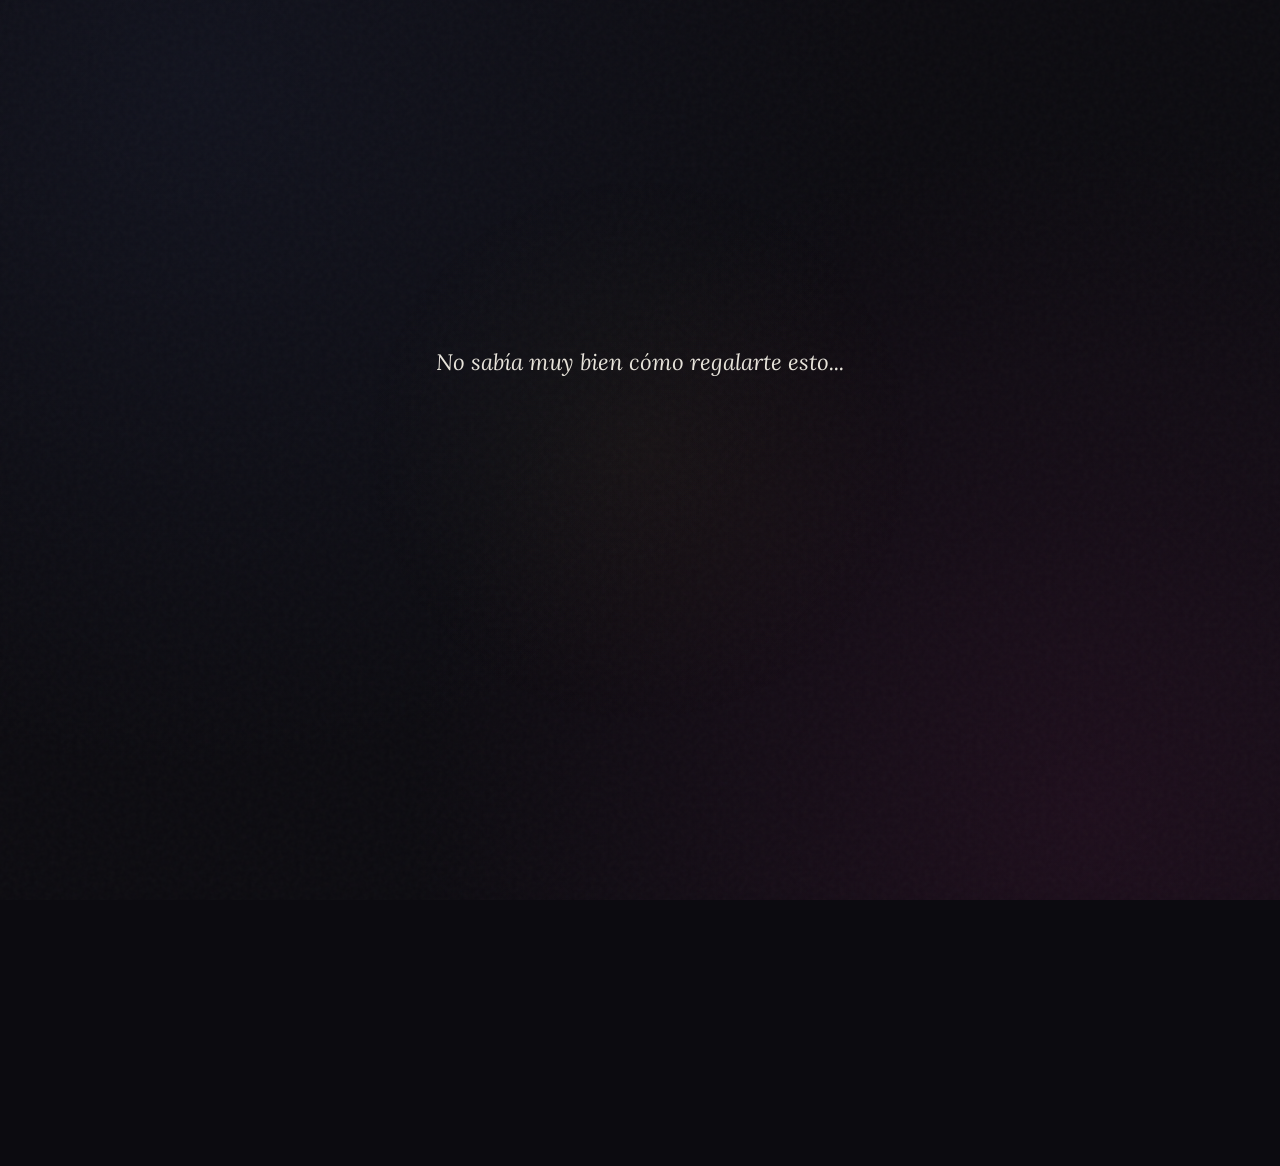
<file: index.html>
<!DOCTYPE html>
<html lang="es">
<head>
  <meta charset="UTF-8">
  <meta name="viewport" content="width=device-width, initial-scale=1.0">
  <title>El rincón de Sof</title>
  <meta name="description" content="Un lugar pequeño para algunas cosas que pensé que te gustaría encontrar.">
  <link rel="preconnect" href="https://fonts.googleapis.com">
  <link rel="preconnect" href="https://fonts.gstatic.com" crossorigin>
  <link href="https://fonts.googleapis.com/css2?family=Lora:ital,wght@0,400;0,500;1,400&family=Inter:wght@300;400&display=swap" rel="stylesheet">
  <link rel="stylesheet" href="style.css">
  <link rel="icon" href="data:image/svg+xml,<svg xmlns='http://www.w3.org/2000/svg' viewBox='0 0 100 100'><text y='.9em' font-size='90'>🌙</text></svg>">
</head>
<body>

  <!-- Entry Screen -->
  <div id="entry-screen" class="screen">
    <div class="entry-content">
      <p id="entry-text-1" class="fade-text hidden">No sabía muy bien cómo regalarte esto...</p>
      <p id="entry-text-2" class="fade-text hidden">Así que hice un lugar para ello.</p>
      <button id="enter-btn" class="fade-text hidden">
        <span class="btn-text">Entrar</span>
        <span class="btn-line"></span>
      </button>
    </div>
  </div>

  <!-- Main Hub -->
  <div id="hub-screen" class="screen hidden">
    
    <div class="hub-container">
      <header class="hub-header">
        <div class="identity">SOF'S LITTLE CORNER</div>
        <h1>El rincón de Sof</h1>
        <p class="subtitle">Hay un par de cosas para ti.</p>
        <p class="intro-reveal hidden" id="intro-reveal">Aunque ninguna viene exactamente en el orden esperado.</p>
      </header>

      <main class="index-container" id="index-container">
        <!-- Index Item 1 -->
        <a href="#" class="index-item hidden" data-target="Tu-lector-de-confianza-/index.html" data-id="reader">
          <div class="item-header">
            <span class="item-number">01</span>
            <span class="item-separator"></span>
            <h2 class="item-title">Cuando quieras que te lea</h2>
          </div>
          <div class="item-details">
            <p class="item-desc">Hay días en los que uno simplemente quiere escuchar las palabras en lugar de leerlas.</p>
            <span class="item-action">abrir &rarr;</span>
          </div>
        </a>

        <!-- Index Item 2 -->
        <a href="#" class="index-item hidden" data-target="Dia del lector/index.html" data-id="story">
          <div class="item-header">
            <span class="item-number">02</span>
            <span class="item-separator"></span>
            <h2 class="item-title">Algo que quería decirte</h2>
          </div>
          <div class="item-details">
            <p class="item-desc">Esta tiene flores, una foca y probablemente más filosofía de la necesaria.</p>
            <span class="item-action">abrir &rarr;</span>
          </div>
        </a>
      </main>

      <!-- Progress & Final Unlock -->
      <div class="progress-section">
        <div id="stars-display" class="stars hidden">✦   ✧</div>
        
        <div id="unlock-section" class="unlock-section hidden">
          <p id="unlock-text-1" class="fade-text hidden">Parece que ya encontraste todo...</p>
          <div id="unlock-spacer" class="unlock-spacer hidden">...</div>
          <p id="unlock-text-2" class="fade-text hidden">Aunque hay algo que no estaba en las dos puertas.</p>
          <button id="unlock-btn" class="fade-text hidden">
            <span class="btn-text">Descubrir</span>
            <span class="btn-line"></span>
          </button>
        </div>
      </div>
    </div>

    <!-- Final Secret Message Modal -->
    <div id="secret-message-modal" class="modal hidden">
      <div class="modal-overlay" id="modal-overlay"></div>
      <div class="modal-content" id="secret-message-content">
        <!-- Injected via JS -->
      </div>
    </div>

    <!-- Seal Easter Egg -->
    <div class="seal-container" id="seal-egg">
      <img src="Dia del lector/img/foca.jpeg" alt="Una foca" class="seal-img">
      <div class="seal-speech hidden" id="seal-speech">No estaba en los planes.</div>
    </div>

    <footer class="hub-footer">
      Hecho con todo mi corazón para Sof por nico · 2026
    </footer>
  </div>

  <script src="script.js"></script>
</body>
</html>
</file>
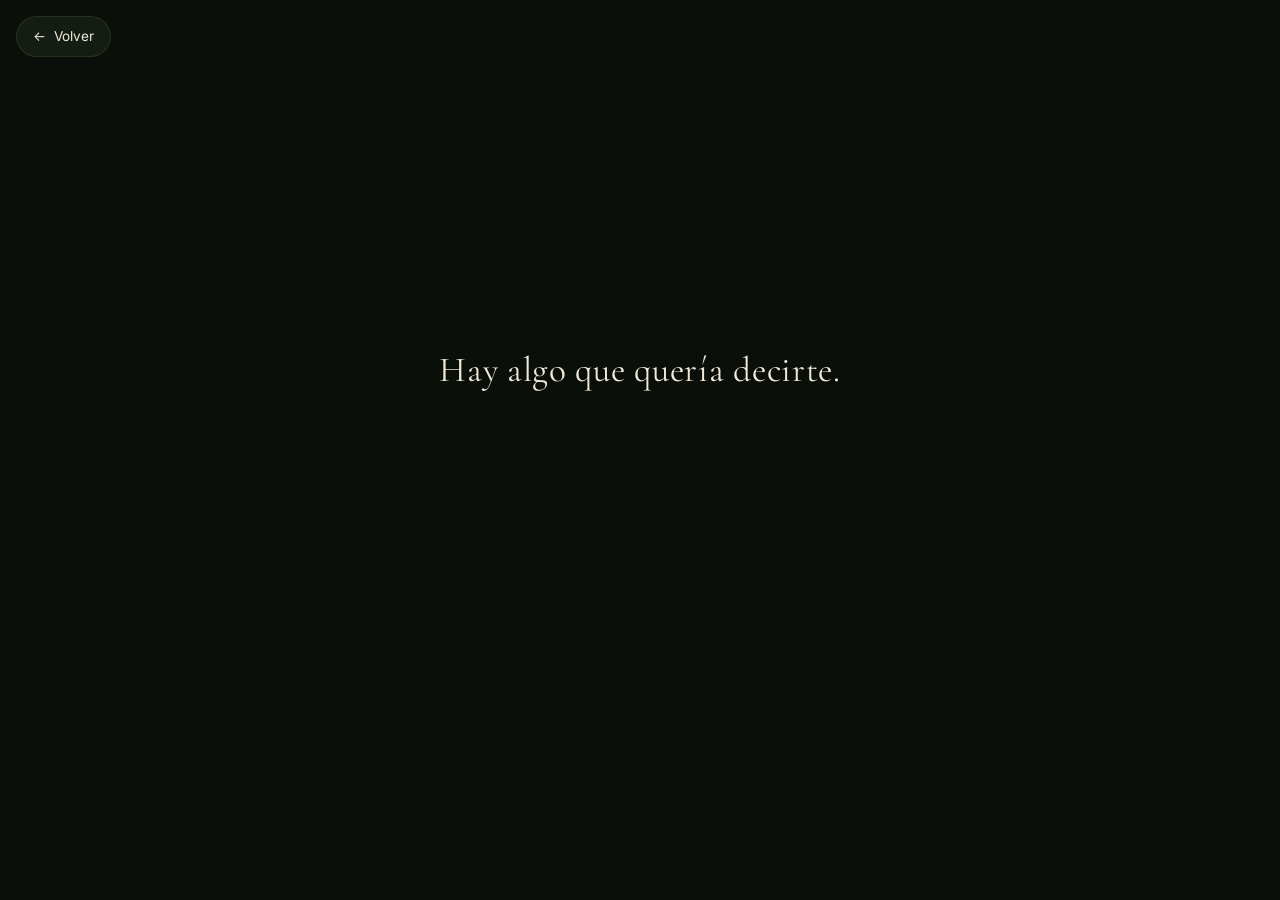
<file: Dia del lector/index.html>
<!DOCTYPE html>
<html lang="es">
<head>
  <meta charset="UTF-8">
  <meta name="viewport" content="width=device-width, initial-scale=1.0">
  <title>Algo que quería decirte</title>
  <meta name="description" content="Una pequeña historia interactiva.">
  <link rel="stylesheet" href="style.css">
  <link rel="icon" href="data:image/svg+xml,<svg xmlns='http://www.w3.org/2000/svg' viewBox='0 0 100 100'><text y='.9em' font-size='90'>📖</text></svg>">
</head>
<body>

  <!-- ══════════ Back Button ══════════ -->
  <a href="../index.html" class="back-btn" aria-label="Volver al inicio" title="Volver al inicio">
    <span class="arrow-left">←</span> Volver
  </a>

  <!-- ══════════ Sound Toggle ══════════ -->
  <button class="sound-toggle" id="soundToggle" aria-label="Activar o desactivar sonido" title="Sonido">
    <span id="soundIcon">🔇</span>
  </button>

  <!-- ══════════ Star Field (Intro) ══════════ -->
  <div class="star-field" id="starField" aria-hidden="true"></div>

  <!-- ══════════ Floating Petals ══════════ -->
  <div class="petals-container" id="petalsContainer" aria-hidden="true"></div>

  <!-- ══════════ Seal Peeking Easter Egg ══════════ -->
  <div class="seal-peeking" id="sealPeeking" role="button" tabindex="0" aria-label="Una foca curiosa">
    <img src="img/seal_peeking.jpg" alt="Una foca asomándose curiosa" loading="lazy">
  </div>
  <div class="seal-peeking-tooltip" id="sealPeekingTooltip" role="tooltip" aria-hidden="true"></div>

  <!-- ══════════ Easter Egg Toast ══════════ -->
  <div class="easter-egg-toast" id="easterEggToast" role="alert" aria-live="polite"></div>

  <!-- ══════════ Flower Tooltip ══════════ -->
  <div class="flower-tooltip-overlay" id="flowerOverlay"></div>
  <div class="flower-tooltip" id="flowerTooltip" role="dialog" aria-label="Detalle de flor">
    <p id="flowerTooltipText" class="text-body"></p>
    <button onclick="closeFlowerTooltip()" style="margin-top: 1rem; background: none; border: 1px solid var(--text-gold-soft); color: var(--text-cream); padding: 0.5rem 1.5rem; border-radius: 100px; font-family: var(--font-serif); cursor: pointer; font-size: 0.9rem;">Cerrar</button>
  </div>


  <!-- ══════════════════════════════════════════
       INTRO SCREEN
       ══════════════════════════════════════════ -->
  <div id="intro-screen">
    <div class="intro-text" id="introText1">
      <h1>Hay algo que quería decirte.</h1>
    </div>
    <div class="intro-text" id="introText2">
      <p>Pero hacerlo de la manera normal habría sido demasiado aburrido.</p>
    </div>
    <div class="intro-text" id="introText3">
      <p>Así que pensé en complicarlo un poquito.</p>
    </div>
    <div class="intro-btn" id="introBtn">
      <button id="discoverBtn" type="button">Descubrir</button>
    </div>
  </div>


  <!-- ══════════════════════════════════════════
       THE BOOK
       ══════════════════════════════════════════ -->
  <div class="book-wrapper" id="bookWrapper">

    <!-- Page Counter -->
    <div class="page-counter" id="pageCounter">Página 1 de 14</div>

    <!-- Smart Narrative Seal -->
    <div class="seal-peeking-book" id="sealPeekingBook">
      <img src="img/foca.jpeg" alt="Foca asomándose">
      <div class="seal-peeking-book-tooltip" id="sealTooltip"></div>
    </div>

    <!-- The Book -->
    <div class="book" id="book">

      <!-- ═══ PAGE 1: COVER ═══ -->
      <div class="book-page" data-page="0">
        <div class="page-front cover-front">
          <div class="page-content">
            <span class="cover-ornament-top">✦ ✦ ✦</span>
            <span class="cover-emoji">📖</span>
            <div class="cover-divider"></div>
            <h1 class="cover-title">Algo que quería decirte</h1>
            <div class="cover-divider"></div>
            <p class="cover-subtitle">Para mi lectora favorita</p>
            <span class="cover-ornament-bottom">✦ ✦ ✦</span>
          </div>
          <div class="open-book-btn">
            <span class="pulse-ring"></span>
            Clic aquí para abrir el libro <span class="arrow">→</span>
          </div>
        </div>
        <div class="page-back cover-back">
          <div class="page-content">
            <p class="text-small text-italic" style="opacity: 0.4;">La contraportada siempre es un misterio.</p>
          </div>
        </div>
      </div>

      <!-- ═══ PAGE 2: THE CLUE ═══ -->
      <div class="book-page" data-page="1">
        <div class="page-front">
          <div class="page-content">
            <p class="text-large">¿Sabes qué tienen en común una buena historia, una canción extraña y una persona interesante?</p>
            <div class="divider"></div>
            <p class="text-medium text-gold">Que cuando encuentras la combinación correcta, no quieres que termine.</p>
          </div>
          <span class="page-number">1</span>
        </div>
        <div class="page-back">
          <div class="page-content">
            <p class="floating-note-page right">Esto tenía que estar aquí.</p>
            <div class="page-image small mt-3">
              <img src="img/foca_2.jpg" alt="Foca adorable leyendo en fondo blanco" loading="lazy">
            </div>
            <p class="text-medium text-center text-gold mt-2">Por cierto, el dueño de este libro se muere por verte.</p>
          </div>
          <span class="page-number">2</span>
        </div>
      </div>

      <!-- ═══ PAGE 3: READER'S DAY ═══ -->
      <div class="book-page" data-page="2">
        <div class="page-front">
          <div class="page-content">
            <p class="text-medium">Hoy hay una excusa bastante buena para hablar de alguien que lee.</p>
            <div class="divider"></div>
            <p class="text-medium">Y no de cualquier persona.</p>
            <p class="text-large text-gold mt-3">De mi lectora favorita.</p>
            <div class="mt-3">
              <h2 class="scene-title glow-text">Feliz Día del Lector <span class="emoji">📖</span></h2>
            </div>
          </div>
          <span class="page-number">3</span>
        </div>
        <div class="page-back">
          <div class="page-content">
            <p class="floating-note-page">No preguntes por qué.</p>
          </div>
          <span class="page-number">4</span>
        </div>
      </div>

      <!-- ═══ PAGE 4: THE LETTER ═══ -->
      <div class="book-page" data-page="3">
        <div class="page-front">
          <div class="page-content">
            <div class="letter-card">
              <p class="text-body"><strong>Siempre he pensado que leer dice bastante de una persona.</strong></p>
              <p class="text-body">Porque no cualquiera tiene paciencia para quedarse dentro de una historia, hacerse preguntas y encontrar algo interesante entre líneas.</p>
              <p class="text-body">Y supongo que por eso tenía sentido hacerte algo así.</p>
              <p class="text-body">Feliz Día del Lector a una de mis personas favoritas para compartir palabras.</p>
            </div>
          </div>
          <span class="page-number">5</span>
        </div>
        <div class="page-back">
          <div class="page-content">
            <div class="letter-card">
              <p class="text-body">Aunque tengo que admitir algo:</p>
              <div class="divider"></div>
              <p class="text-medium text-gold"><strong>eres oficialmente mi lectora favorita.</strong></p>
              <p class="text-body mt-2">No sé si exista un premio para eso.<br>Si existe, probablemente voy a inventarlo.</p>
            </div>
            <div class="page-image small mt-3">
              <img src="img/foca_3.jpg" alt="Foca leyendo relajada en fondo blanco" loading="lazy">
            </div>
            <p class="text-medium text-center text-gold mt-2">Alguien por aquí quiere verla muy pronto.</p>
            <p class="floating-note-page right mt-3">Sí, pensé bastante esto.</p>
          </div>
          <span class="page-number">6</span>
        </div>
      </div>

      <!-- ═══ PAGE 5: PHILOSOPHY ═══ -->
      <div class="book-page" data-page="4">
        <div class="page-front">
          <div class="page-content">
            <h3 class="text-medium text-center">Una pregunta innecesariamente filosófica</h3>
            <div class="divider"></div>
            <p class="text-large text-center mt-2">¿Qué hace especial a algo?</p>
            <div class="mt-2">
              <p class="philosophy-question">¿Que sea raro?</p>
              <p class="philosophy-question">¿Que sea difícil de encontrar?</p>
              <p class="philosophy-question">¿Que tenga una historia detrás?</p>
              <p class="philosophy-question">¿O simplemente que haya alguien que lo mire de una manera diferente?</p>
            </div>
          </div>
          <span class="page-number">7</span>
        </div>
        <div class="page-back">
          <div class="page-content">
            <p class="text-body text-center">No tengo una respuesta definitiva.</p>
            <p class="text-body text-center">Pero sí tengo una sospecha.</p>
            <div class="divider"></div>
            <p class="text-medium text-gold text-center mt-2">A veces lo especial no está en lo extraordinario.</p>
            <p class="text-medium text-gold text-center">Está en quién lo hace especial.</p>
            <p class="floating-note-page mt-3">Esta parte me gustó.</p>
          </div>
          <span class="page-number">8</span>
        </div>
      </div>

      <!-- ═══ PAGE 6: FLOWERS ═══ -->
      <div class="book-page" data-page="5">
        <div class="page-front">
          <div class="page-content">
            <p class="text-body text-center">Y antes de que alguien aparezca con rosas...</p>
            <p class="text-medium text-center">No.</p>
            <p class="text-body text-center">Demasiado fácil.</p>
            <p class="text-body text-center">Hay demasiadas flores en el mundo como para elegir siempre la misma.</p>

            <div class="flowers-grid mt-2">
              <div class="flower-card" id="sunflowerCard" role="button" tabindex="0" aria-label="Girasol — toca para descubrir más">
                <span class="flower-emoji" aria-hidden="true">🌻</span>
                <span class="flower-name">Girasoles</span>
              </div>
              <div class="flower-card" id="carnationCard" role="button" tabindex="0" aria-label="Clavel — toca para descubrir más">
                <span class="flower-emoji" aria-hidden="true">🌺</span>
                <span class="flower-name">Claveles</span>
              </div>
            </div>

            <div class="page-image small">
              <img src="img/flowers.jpg" alt="Arreglo de girasoles y claveles en acuarela" loading="lazy" id="flowersImg">
            </div>
          </div>
          <span class="page-number">9</span>
        </div>
        <div class="page-back">
          <div class="page-content">
            <p class="text-body text-center">Los girasoles porque tienen una forma bastante descarada de llamar la atención.</p>
            <p class="text-body text-center mt-2">Y los claveles porque tienen más personalidad de la que suelen reconocerles.</p>
            <div class="divider"></div>
            <p class="text-medium text-gold text-center mt-2">Mucho mejor que elegir la opción predeterminada.</p>
            <p class="floating-note-page right mt-3">Prometo que hay una explicación.</p>
          </div>
          <span class="page-number">10</span>
        </div>
      </div>

      <!-- ═══ PAGE 7: THE SEAL ═══ -->
      <div class="book-page" data-page="6">
        <div class="page-front">
          <div class="page-content">
            <p class="text-body">Sí, también invité a una foca.</p>
            <p class="text-body">No preguntes.</p>
            <p class="text-body text-gold mb-2">Ella también quería participar.</p>

            <div class="page-image" id="sealMainImage" role="button" tabindex="0" aria-label="La foca leyendo — toca para interactuar" style="cursor: pointer;">
              <img src="img/foca.jpeg" alt="Foca adorable con lentes leyendo un libro llamado Ocean Tales" loading="lazy">
            </div>
            <span class="seal-tap-msg" id="sealTapMsg"></span>
          </div>
          <span class="page-number">11</span>
        </div>
        <div class="page-back">
          <div class="page-content">
            <div class="page-image small">
              <img src="img/seal_sleeping.jpg" alt="Foca dormida sobre un libro abierto" loading="lazy" id="sleepingSealImg">
            </div>
            <p class="floating-note-page mt-2">Bueno... más o menos.</p>
          </div>
          <span class="page-number">12</span>
        </div>
      </div>

      <!-- ═══ PAGE 8: STRANGE MUSIC ═══ -->
      <div class="book-page" data-page="7">
        <div class="page-front">
          <div class="page-content">
            <p class="text-body">Y hablando de cosas que no deberían funcionar...</p>
            <p class="text-body mt-1">Hoy también se celebra algo bastante curioso.</p>

            <h2 class="scene-title mt-2">Día Internacional de la Música Extraña <span class="emoji">🎵</span></h2>

            <div class="music-visualizer" aria-hidden="true">
              <div class="music-bar"></div>
              <div class="music-bar"></div>
              <div class="music-bar"></div>
              <div class="music-bar"></div>
              <div class="music-bar"></div>
              <div class="music-bar"></div>
              <div class="music-bar"></div>
            </div>
          </div>
          <span class="page-number">13</span>
        </div>
        <div class="page-back">
          <div class="page-content">
            <p class="text-body">La música extraña tiene algo interesante.</p>
            <p class="text-body mt-1">Al principio piensas:</p>
            <p class="text-medium text-italic">"¿Qué estoy escuchando?"</p>
            <p class="text-body mt-1">Y después de un rato:</p>
            <p class="text-medium text-italic">"Espera... ¿por qué me está gustando esto?"</p>
            <div class="divider"></div>
            <p class="text-body">Supongo que algunas cosas funcionan así.</p>
            <p class="text-body">No tienen que ser completamente normales para sentirse bien.</p>
            <p class="floating-note-page right mt-2">Esta pista era demasiado obvia.</p>
          </div>
          <span class="page-number">14</span>
        </div>
      </div>

      <!-- ═══ PAGE 9: THE FLIRT ═══ -->
      <div class="book-page" data-page="8">
        <div class="page-front">
          <div class="page-content">
            <p class="text-medium">Quizás por eso algunas personas también terminan gustándonos.</p>
            <p class="text-body mt-2">No porque tengan sentido.</p>
            <p class="text-body">Sino porque tienen algo que no encuentras en cualquier parte.</p>
            <div class="divider"></div>
            <p class="text-body text-italic">Me dijeron que una buena lectura cambia la perspectiva.</p>
            <p class="text-medium text-gold mt-2">Tú llevas bastante tiempo demostrando la teoría.</p>
          </div>
          <span class="page-number">15</span>
        </div>
        <div class="page-back">
          <div class="page-content">
            <p class="floating-note-page">Todavía no has llegado al final.</p>
          </div>
          <span class="page-number">16</span>
        </div>
      </div>

      <!-- ═══ PAGE 10: MICRO REVELATION ═══ -->
      <div class="book-page" data-page="9">
        <div class="page-front">
          <div class="page-content">
            <p class="text-medium">Y hablando de cosas que no son tan fáciles de encontrar...</p>
            <div class="mt-4">
              <p class="text-large text-gold">supongo que tú también eres un poco así.</p>
            </div>
            <p class="text-small mt-3">En el buen sentido.</p>
          </div>
          <span class="page-number">17</span>
        </div>
        <div class="page-back">
          <div class="page-content">
            <p class="floating-note-page right">Sigue.</p>
          </div>
          <span class="page-number">18</span>
        </div>
      </div>

      <!-- ═══ PAGE 11: CONFESSION ═══ -->
      <div class="book-page" data-page="10">
        <div class="page-front">
          <div class="page-content">
            <h3 class="text-medium text-center">Una pequeña confesión</h3>
            <div class="divider"></div>
            <div class="confession-card mt-2">
              <p class="text-body">Entre tantas cosas que podía regalarte, terminé haciendo una página.</p>
              <p class="text-body mt-1">Probablemente no era la opción más sencilla.</p>
              <p class="text-body">Pero tampoco quería darte algo que pudiera darle a cualquiera.</p>
            </div>
          </div>
          <span class="page-number">19</span>
        </div>
        <div class="page-back">
          <div class="page-content">
            <p class="text-body">Así que pensé en las cosas que te gustan.</p>
            <p class="text-body text-gold mt-2">Los libros.</p>
            <p class="text-body text-gold">Las flores que no son las de siempre.</p>
            <p class="text-body text-gold">Las focas.</p>
            <p class="text-body text-gold">Las ideas raras.</p>
            <p class="text-body text-gold">La música que no siempre tiene sentido.</p>
            <div class="divider"></div>
            <p class="text-body">Y terminé aquí.</p>
            <p class="text-medium mt-1">Supongo que eso dice algo.</p>
          </div>
          <span class="page-number">20</span>
        </div>
      </div>

      <!-- ═══ PAGE 12: CONFESSION IMAGE ═══ -->
      <div class="book-page" data-page="11">
        <div class="page-front">
          <div class="page-content">
            <div class="page-image small">
              <img src="img/seal_flower.jpg" alt="Foca mirando un girasol con curiosidad" loading="lazy" id="sealFlowerImg">
            </div>
            <p class="floating-note-page mt-3">Casi.</p>
          </div>
          <span class="page-number">21</span>
        </div>
        <div class="page-back">
          <div class="page-content">
            <p class="text-body text-italic">No sé si fue buena idea hacerte esto, porque ahora tendrás evidencia de que sí pienso en estas cosas.</p>
            <div class="divider"></div>
            <p class="text-body mt-1">Tenía pensado hacerlo sencillo. Claramente no salió así.</p>
            <p class="text-medium text-gold mt-3">Supongo que algunas personas simplemente hacen que a uno le den ganas de escribir.</p>
          </div>
          <span class="page-number">22</span>
        </div>
      </div>

      <!-- ═══ PAGE 13: FINALE ═══ -->
      <div class="book-page" data-page="12">
        <div class="page-front">
          <div class="page-content">
            <div class="page-image tiny">
              <img src="img/foca.jpeg" alt="Foca leyendo con lentes — aprobando el regalo" loading="lazy" id="finaleSealImg">
            </div>

            <h2 class="finale-title mt-2">
              Feliz Día del Lector, <span class="highlight">mi lectora favorita.</span>
            </h2>

            <p class="text-body">Espero que te haya gustado esta pequeña rareza.</p>
            <p class="text-body mt-1">Porque si algo aprendí haciendo esto es que no hace falta que algo sea perfectamente normal para que sea bonito.</p>
          </div>
          <span class="page-number">23</span>
        </div>
        <div class="page-back">
          <div class="page-content">
            <p class="text-body">A veces solo necesita ser sincero.</p>
            <p class="text-medium text-gold mt-2">Y esto lo es.</p>
            <p class="text-body text-italic mt-3" style="color: var(--text-cream-muted);">Y sí... probablemente me gustó demasiado hacerte esto.</p>

            <div class="signature mt-3">— Nicolás</div>
            <p class="ps-note">P.D. La foca aprobó el regalo.</p>
          </div>
          <span class="page-number">24</span>
        </div>
      </div>

      <!-- ═══ PAGE 14: BACK COVER ═══ -->
      <div class="book-page" data-page="13">
        <div class="page-front">
          <div class="page-content">
            <p class="floating-note-page right">Sí, llegaste. Sabía que lo harías.</p>
            
            <div class="page-image small mt-3">
              <img src="img/foca_4.jpg" alt="Foca abrazando un libro en fondo blanco" loading="lazy">
            </div>
            <p class="text-medium text-center text-gold mt-2">Te mando un abrazo enorme.</p>
            
            <div class="reactions-container mt-4" id="reactionsContainer">
              <h3 class="reactions-title text-medium text-center">¿Te gustó?</h3>
              <div class="reactions-grid mt-2">
                <button class="reaction-btn" data-reaction="like">🤍 Me gustó</button>
                <button class="reaction-btn" data-reaction="love">🌻 Me encantó</button>
                <button class="reaction-btn" data-reaction="seal">🦭 La foca lo aprueba</button>
              </div>
              <p class="reaction-response text-italic mt-3 text-center" id="reactionResponse"></p>
            </div>
          </div>
          <span class="page-number">25</span>
        </div>
        <div class="page-back cover-back">
          <div class="page-content">
            <span style="font-size: 2rem; opacity: 0.3;">📖</span>
            <p class="text-small text-italic mt-2" style="opacity: 0.4;">Fin.</p>
          </div>
        </div>
      </div>

    </div><!-- /book -->

    <!-- Navigation -->
    <div class="book-nav" id="bookNav">
      <button class="nav-btn" id="prevBtn" disabled aria-label="Página anterior">
        <span class="arrow arrow-left">←</span> Anterior
      </button>
      <button class="nav-btn" id="nextBtn" aria-label="Página siguiente">
        Siguiente <span class="arrow arrow-right">→</span>
      </button>
    </div>

    <!-- Mobile Navigation Tap Zones -->
    <div class="tap-zone tap-zone-left" id="tapZoneLeft" aria-label="Página anterior">
      <div class="tap-icon">←</div>
    </div>
    <div class="tap-zone tap-zone-right" id="tapZoneRight" aria-label="Página siguiente">
      <div class="tap-icon">→</div>
    </div>

    <!-- Progress Dots -->
    <div class="progress-dots" id="progressDots"></div>

    <!-- Keyboard Hint (desktop only) -->
    <div class="keyboard-hint" id="keyboardHint">← → usa las flechas del teclado</div>

  </div><!-- /book-wrapper -->


  <!-- ══════════════════════════════════════════
       JAVASCRIPT
       ══════════════════════════════════════════ -->
  <script>
    /* ═══════════════════════════════════════════
       INITIALIZATION
       ═══════════════════════════════════════════ */
    document.addEventListener('DOMContentLoaded', () => {
      createStars();
      createPetals();
      initIntro();
      initBook();
      initFlowerInteractions();
      initSealInteractions();
      initSealPeeking();
      initEasterEggs();
      initSoundToggle();
    });


    /* ═══════════════════════════════════════════
       STARS
       ═══════════════════════════════════════════ */
    function createStars() {
      const field = document.getElementById('starField');
      const count = window.innerWidth < 768 ? 40 : 70;

      for (let i = 0; i < count; i++) {
        const star = document.createElement('div');
        star.className = 'star';
        star.style.left = Math.random() * 100 + '%';
        star.style.top = Math.random() * 100 + '%';
        star.style.animationDelay = (Math.random() * 5) + 's';
        star.style.animationDuration = (2 + Math.random() * 4) + 's';
        star.style.width = (1 + Math.random() * 2) + 'px';
        star.style.height = star.style.width;

        // Easter egg: some stars are clickable
        if (Math.random() > 0.85) {
          star.classList.add('easter-star');
          star.style.cursor = 'pointer';
          star.style.pointerEvents = 'all';
          star.style.width = '6px';
          star.style.height = '6px';
          star.addEventListener('click', () => {
            showEasterEggToast('Encontraste algo que no necesitabas encontrar.');
          });
        }

        field.appendChild(star);
      }
    }


    /* ═══════════════════════════════════════════
       PETALS
       ═══════════════════════════════════════════ */
    function createPetals() {
      const container = document.getElementById('petalsContainer');
      const count = window.innerWidth < 768 ? 8 : 15;

      for (let i = 0; i < count; i++) {
        const petal = document.createElement('div');
        petal.className = 'petal';
        petal.style.left = Math.random() * 100 + '%';
        petal.style.animationDelay = (Math.random() * 15) + 's';
        petal.style.animationDuration = (10 + Math.random() * 15) + 's';
        petal.style.width = (5 + Math.random() * 6) + 'px';
        petal.style.height = (8 + Math.random() * 8) + 'px';
        container.appendChild(petal);
      }
    }


    /* ═══════════════════════════════════════════
       INTRO SEQUENCE
       ═══════════════════════════════════════════ */
    function initIntro() {
      const text1 = document.getElementById('introText1');
      const text2 = document.getElementById('introText2');
      const text3 = document.getElementById('introText3');
      const btn = document.getElementById('introBtn');

      setTimeout(() => text1.classList.add('visible'), 500);
      setTimeout(() => text2.classList.add('visible'), 2200);
      setTimeout(() => text3.classList.add('visible'), 4000);
      setTimeout(() => btn.classList.add('visible'), 5500);

      document.getElementById('discoverBtn').addEventListener('click', startExperience);
    }

    function startExperience() {
      const intro = document.getElementById('intro-screen');
      const bookWrapper = document.getElementById('bookWrapper');
      const soundBtn = document.getElementById('soundToggle');

      intro.classList.add('hidden');
      bookWrapper.classList.add('active');

      // Show elements after transition
      setTimeout(() => {
        document.getElementById('pageCounter').classList.add('visible');
        document.getElementById('bookNav').classList.add('visible');
        soundBtn.classList.add('visible');

        // Show keyboard hint on desktop
        if (window.innerWidth >= 768) {
          const hint = document.getElementById('keyboardHint');
          hint.classList.add('visible');
          setTimeout(() => hint.classList.remove('visible'), 5000);
        }
      }, 800);
    }


    /* ═══════════════════════════════════════════
       BOOK LOGIC
       ═══════════════════════════════════════════ */
    let currentPage = 0;
    let totalPages = 0;
    let isAnimating = false;
    let pages = [];

    function initBook() {
      // Unfold back pages into new front pages for 1-page reading experience
      const oldPages = document.querySelectorAll('.book-page');
      oldPages.forEach((page) => {
        const back = page.querySelector('.page-back');
        if (back) {
          const newPage = document.createElement('div');
          newPage.className = 'book-page';
          
          const newFront = document.createElement('div');
          newFront.className = 'page-front';
          newFront.innerHTML = back.innerHTML; // Copy back content
          
          const emptyBack1 = document.createElement('div');
          emptyBack1.className = 'page-back';
          
          newPage.appendChild(newFront);
          newPage.appendChild(emptyBack1);
          
          // Insert right after the current page
          page.parentNode.insertBefore(newPage, page.nextSibling);
          
          // Remove the old page-back and add an empty one
          back.remove();
          
          const emptyBack2 = document.createElement('div');
          emptyBack2.className = 'page-back';
          page.appendChild(emptyBack2);
        }
      });

      pages = document.querySelectorAll('.book-page');
      // Re-index data-page
      pages.forEach((p, i) => p.dataset.page = i);
      totalPages = pages.length;

      // Create progress dots
      const dotsContainer = document.getElementById('progressDots');
      for (let i = 0; i < totalPages; i++) {
        const dot = document.createElement('div');
        dot.className = 'progress-dot' + (i === 0 ? ' active' : '');
        dot.dataset.page = i;
        dotsContainer.appendChild(dot);
      }

      // Set initial z-indexes
      updatePageStack();
      updateUI();

      // Navigation buttons
      document.getElementById('prevBtn').addEventListener('click', prevPage);
      document.getElementById('nextBtn').addEventListener('click', nextPage);

      // Mobile Tap Zones
      document.getElementById('tapZoneLeft').addEventListener('click', prevPage);
      document.getElementById('tapZoneRight').addEventListener('click', nextPage);

      // Keyboard navigation
      document.addEventListener('keydown', (e) => {
        if (e.key === 'ArrowRight' || e.key === ' ') {
          e.preventDefault();
          nextPage();
        } else if (e.key === 'ArrowLeft') {
          e.preventDefault();
          prevPage();
        }
      });

      // Touch/swipe support
      let touchStartX = 0;
      let touchEndX = 0;

      const book = document.getElementById('book');

      book.addEventListener('touchstart', (e) => {
        touchStartX = e.changedTouches[0].screenX;
      }, { passive: true });

      book.addEventListener('touchend', (e) => {
        touchEndX = e.changedTouches[0].screenX;
        const diff = touchStartX - touchEndX;

        if (Math.abs(diff) > 50) {
          if (diff > 0) {
            nextPage();
          } else {
            prevPage();
          }
        }
      }, { passive: true });

      // Click on page to go next
      pages.forEach((page) => {
        page.addEventListener('click', (e) => {
          // Don't trigger on interactive elements
          if (e.target.closest('.flower-card, .nav-btn, button, [role="button"]')) return;

          const pageIdx = parseInt(page.dataset.page);
          if (!page.classList.contains('flipped')) {
            nextPage();
          }
        });
      });
    }

    function nextPage() {
      if (isAnimating || currentPage >= totalPages) return;
      isAnimating = true;

      const page = pages[currentPage];
      page.classList.add('flipped');

      // Play page turn sound
      playPageTurnSound();

      currentPage++;
      updatePageStack();
      updateUI();

      setTimeout(() => {
        isAnimating = false;
      }, 600);
    }

    function prevPage() {
      if (isAnimating || currentPage <= 0) return;
      isAnimating = true;

      currentPage--;
      const page = pages[currentPage];
      page.classList.remove('flipped');

      // Play page turn sound
      playPageTurnSound();

      updatePageStack();
      updateUI();

      setTimeout(() => {
        isAnimating = false;
      }, 600);
    }

    function updatePageStack() {
      pages.forEach((page, i) => {
        if (i < currentPage) {
          // Flipped pages: last flipped on top
          page.style.zIndex = i;
        } else {
          // Unflipped pages: first unflipped on top
          page.style.zIndex = totalPages - i;
        }
      });
    }

    function updateUI() {
      // Update page counter
      const displayPage = Math.min(currentPage + 1, totalPages);
      document.getElementById('pageCounter').textContent =
        `Página ${displayPage} de ${totalPages}`;

      // Update nav buttons
      document.getElementById('prevBtn').disabled = currentPage <= 0;
      document.getElementById('nextBtn').disabled = currentPage >= totalPages;

      // Update tap zones visibility
      const tapLeft = document.getElementById('tapZoneLeft');
      const tapRight = document.getElementById('tapZoneRight');
      
      if (tapLeft) {
        tapLeft.style.display = currentPage <= 0 ? 'none' : 'flex';
      }
      if (tapRight) {
        // En la última página ocultamos el tap derecho
        tapRight.style.display = currentPage >= totalPages - 1 ? 'none' : 'flex';
      }

      // Update progress dots
      document.querySelectorAll('.progress-dot').forEach((dot, i) => {
        dot.classList.remove('active', 'past');
        if (i === currentPage) {
          dot.classList.add('active');
        } else if (i < currentPage) {
          dot.classList.add('past');
        }
      });

      // Trigger seal peeking at the right moment
      if (currentPage >= 6) {
        const seal = document.getElementById('sealPeeking');
        if (!seal.classList.contains('visible')) {
          setTimeout(() => seal.classList.add('visible'), 500);
        }
      }
    }


    /* ═══════════════════════════════════════════
       PAGE TURN SOUND
       ═══════════════════════════════════════════ */
    function playPageTurnSound() {
      if (!ambientPlaying || !audioContext) return;

      try {
        const bufferSize = audioContext.sampleRate * 0.15;
        const buffer = audioContext.createBuffer(1, bufferSize, audioContext.sampleRate);
        const data = buffer.getChannelData(0);

        for (let i = 0; i < bufferSize; i++) {
          const t = i / bufferSize;
          // Gentle paper rustling noise
          data[i] = (Math.random() * 2 - 1) * Math.exp(-t * 15) * 0.08;
        }

        const source = audioContext.createBufferSource();
        source.buffer = buffer;

        const filter = audioContext.createBiquadFilter();
        filter.type = 'highpass';
        filter.frequency.value = 800;

        source.connect(filter);
        filter.connect(audioContext.destination);
        source.start();
      } catch (e) {
        // Silent fail
      }
    }


    /* ═══════════════════════════════════════════
       FLOWER INTERACTIONS
       ═══════════════════════════════════════════ */
    function initFlowerInteractions() {
      const sunflower = document.getElementById('sunflowerCard');
      const carnation = document.getElementById('carnationCard');

      sunflower.addEventListener('click', (e) => {
        e.stopPropagation();
        showFlowerTooltip('<strong>Girasoles.</strong><br><br>Tienen demasiada luz para pasar desapercibidos.');
      });
      sunflower.addEventListener('keydown', (e) => {
        if (e.key === 'Enter' || e.key === ' ') {
          e.preventDefault();
          showFlowerTooltip('<strong>Girasoles.</strong><br><br>Tienen demasiada luz para pasar desapercibidos.');
        }
      });

      carnation.addEventListener('click', (e) => {
        e.stopPropagation();
        showFlowerTooltip('<strong>Claveles.</strong><br><br>Elegantes sin tener que presumirlo demasiado.');
      });
      carnation.addEventListener('keydown', (e) => {
        if (e.key === 'Enter' || e.key === ' ') {
          e.preventDefault();
          showFlowerTooltip('<strong>Claveles.</strong><br><br>Elegantes sin tener que presumirlo demasiado.');
        }
      });
    }

    function showFlowerTooltip(html) {
      const tooltip = document.getElementById('flowerTooltip');
      const overlay = document.getElementById('flowerOverlay');
      const text = document.getElementById('flowerTooltipText');

      text.innerHTML = html;
      tooltip.classList.add('active');
      overlay.classList.add('active');

      overlay.addEventListener('click', closeFlowerTooltip, { once: true });
    }

    function closeFlowerTooltip() {
      document.getElementById('flowerTooltip').classList.remove('active');
      document.getElementById('flowerOverlay').classList.remove('active');
    }


    /* ═══════════════════════════════════════════
       SEAL INTERACTIONS
       ═══════════════════════════════════════════ */
    let sealTapCount = 0;

    function initSealInteractions() {
      const sealImg = document.getElementById('sealMainImage');
      const tapMsg = document.getElementById('sealTapMsg');

      const messages = [
        'Ella sabe demasiado.',
        'De verdad, ella no tiene nada más que decir.',
        '...bueno, tal vez un poco más.',
        'Ahora sí, ya no.',
        '🤫'
      ];

      sealImg.addEventListener('click', (e) => {
        e.stopPropagation();
        if (sealTapCount < messages.length) {
          tapMsg.textContent = messages[sealTapCount];
          tapMsg.classList.add('visible');
          sealTapCount++;

          clearTimeout(sealImg._hideTimeout);
          sealImg._hideTimeout = setTimeout(() => {
            tapMsg.classList.remove('visible');
          }, 3000);
        }
      });

      sealImg.addEventListener('keydown', (e) => {
        if (e.key === 'Enter' || e.key === ' ') {
          e.preventDefault();
          sealImg.click();
        }
      });
    }


    /* ═══════════════════════════════════════════
       SEAL PEEKING (Easter Egg)
       ═══════════════════════════════════════════ */
    let sealPeekCount = 0;

    function initSealPeeking() {
      const seal = document.getElementById('sealPeeking');
      const tooltip = document.getElementById('sealPeekingTooltip');

      const peekMessages = [
        'Ella sabe demasiado.',
        'De verdad, no tiene nada más que decir.',
        'Buena elección.',
        '🤫'
      ];

      seal.addEventListener('click', () => {
        if (sealPeekCount < peekMessages.length) {
          tooltip.textContent = peekMessages[sealPeekCount];
          tooltip.classList.add('visible');
          sealPeekCount++;

          clearTimeout(seal._tooltipTimeout);
          seal._tooltipTimeout = setTimeout(() => {
            tooltip.classList.remove('visible');
          }, 3000);
        }
      });

      seal.addEventListener('keydown', (e) => {
        if (e.key === 'Enter' || e.key === ' ') {
          e.preventDefault();
          seal.click();
        }
      });
    }


    /* ═══════════════════════════════════════════
       EASTER EGG TOASTS
       ═══════════════════════════════════════════ */
    let toastTimeout;

    function showEasterEggToast(message) {
      const toast = document.getElementById('easterEggToast');
      toast.textContent = message;
      toast.classList.add('visible');

      clearTimeout(toastTimeout);
      toastTimeout = setTimeout(() => {
        toast.classList.remove('visible');
      }, 3500);
    }

    function initEasterEggs() {
      // Flowers image
      const flowersImg = document.getElementById('flowersImg');
      if (flowersImg) {
        flowersImg.addEventListener('click', (e) => {
          e.stopPropagation();
          showEasterEggToast('Buena elección.');
        });
        flowersImg.style.cursor = 'pointer';
      }

      // Finale seal
      const finaleSeal = document.getElementById('finaleSealImg');
      if (finaleSeal) {
        finaleSeal.addEventListener('click', (e) => {
          e.stopPropagation();
          showEasterEggToast('Ella aprueba este mensaje.');
        });
        finaleSeal.style.cursor = 'pointer';
      }

      // Sleeping seal
      const sleepingSeal = document.getElementById('sleepingSealImg');
      if (sleepingSeal) {
        sleepingSeal.addEventListener('click', (e) => {
          e.stopPropagation();
          showEasterEggToast('Shhh... está descansando después de leer.');
        });
        sleepingSeal.style.cursor = 'pointer';
      }

      // Seal with flower
      const sealFlower = document.getElementById('sealFlowerImg');
      if (sealFlower) {
        sealFlower.addEventListener('click', (e) => {
          e.stopPropagation();
          showEasterEggToast('Ella también cree que los girasoles son mejor opción.');
        });
        sealFlower.style.cursor = 'pointer';
      }
    }


    /* ═══════════════════════════════════════════
       SOUND TOGGLE (Ambient)
       ═══════════════════════════════════════════ */
    let audioContext = null;
    let ambientPlaying = false;
    let ambientOscillators = [];

    function initSoundToggle() {
      const toggle = document.getElementById('soundToggle');
      const icon = document.getElementById('soundIcon');

      toggle.addEventListener('click', () => {
        if (!ambientPlaying) {
          startAmbient();
          icon.textContent = '🔊';
          ambientPlaying = true;
        } else {
          stopAmbient();
          icon.textContent = '🔇';
          ambientPlaying = false;
        }
      });
    }

    function startAmbient() {
      if (!audioContext) {
        audioContext = new (window.AudioContext || window.webkitAudioContext)();
      }

      if (audioContext.state === 'suspended') {
        audioContext.resume();
      }

      // Create gentle ambient drone
      const frequencies = [130.81, 196.00, 261.63, 329.63];
      const masterGain = audioContext.createGain();
      masterGain.gain.setValueAtTime(0, audioContext.currentTime);
      masterGain.gain.linearRampToValueAtTime(0.03, audioContext.currentTime + 2);
      masterGain.connect(audioContext.destination);

      frequencies.forEach((freq, i) => {
        const osc = audioContext.createOscillator();
        const oscGain = audioContext.createGain();

        osc.type = 'sine';
        osc.frequency.setValueAtTime(freq, audioContext.currentTime);
        oscGain.gain.setValueAtTime(0.25 - (i * 0.05), audioContext.currentTime);

        // Add very slow frequency modulation for organic feel
        const lfo = audioContext.createOscillator();
        const lfoGain = audioContext.createGain();
        lfo.type = 'sine';
        lfo.frequency.setValueAtTime(0.1 + (i * 0.05), audioContext.currentTime);
        lfoGain.gain.setValueAtTime(0.5, audioContext.currentTime);
        lfo.connect(lfoGain);
        lfoGain.connect(osc.frequency);
        lfo.start();

        osc.connect(oscGain);
        oscGain.connect(masterGain);
        osc.start();

        ambientOscillators.push({ osc, lfo, oscGain });
      });

      ambientOscillators._masterGain = masterGain;
    }

    function stopAmbient() {
      if (ambientOscillators._masterGain) {
        const now = audioContext.currentTime;
        ambientOscillators._masterGain.gain.linearRampToValueAtTime(0, now + 1);

        setTimeout(() => {
          ambientOscillators.forEach(({ osc, lfo }) => {
            osc.stop();
            lfo.stop();
          });
          ambientOscillators = [];
        }, 1200);
      }
    }

    /* ═══════════════════════════════════════════
       REACTIONS LOGIC
       ═══════════════════════════════════════════ */
    function initReactions() {
      const btns = document.querySelectorAll('.reaction-btn');
      const responseEl = document.getElementById('reactionResponse');
      let hasReacted = false;

      btns.forEach(btn => {
        btn.addEventListener('click', () => {
          if (hasReacted) {
            responseEl.textContent = 'Demasiado tarde. La foca ya tomó nota.';
            return;
          }

          hasReacted = true;
          btns.forEach(b => b.style.opacity = '0.5');
          btn.style.opacity = '1';
          btn.style.borderColor = 'var(--text-gold)';
          btn.style.color = 'var(--text-gold)';

          const reaction = btn.getAttribute('data-reaction');
          let msg = '';
          
          if (reaction === 'like') {
            msg = 'Me alegra. Ya con eso valió la pena.';
          } else if (reaction === 'love') {
            msg = 'Bueno... entonces quizá exagerar un poquito sí funcionó.';
          } else if (reaction === 'seal') {
            msg = 'Sabía que ella iba a caer bien.';
          }

          responseEl.textContent = msg;

          setTimeout(() => {
            if(responseEl.textContent === msg) {
              responseEl.textContent = 'Respuesta registrada. La foca está vigilando.';
            }
          }, 3500);
        });
      });
    }

    /* ═══════════════════════════════════════════
       SMART SEAL MANAGER
       ═══════════════════════════════════════════ */
    class SealManager {
      constructor() {
        this.sealEl = document.getElementById('sealPeekingBook');
        this.tooltipEl = document.getElementById('sealTooltip');
        this.messages = [
          "Estoy tomando apuntes.",
          "Creo que ya estoy entendiendo.",
          "Bueno... todavía me falta bastante.",
          "Supongo que hay personas que dan ganas de seguir conociendo."
        ];
        
        this.currentIndex = parseInt(sessionStorage.getItem('sealMessageIndex')) || 0;
        this.isCompleted = sessionStorage.getItem('sealCompleted') === 'true';
        this.lastAppearance = parseInt(sessionStorage.getItem('sealLastAppearance')) || Date.now();
        
        this.isPeeking = false;
        
        if (!this.isCompleted) {
          this.scheduleNextAppearance();
        }
      }

      scheduleNextAppearance() {
        if (this.isCompleted) return;
        
        // Tiempo base de espera 20-35 segundos
        const delay = Math.floor(Math.random() * 15000) + 20000;
        
        setTimeout(() => {
          this.tryPeek();
        }, delay);
      }

      tryPeek() {
        // No aparecer si ya terminó, está animando el libro, o si ya está asomado
        if (this.isCompleted || isAnimating || this.isPeeking || document.visibilityState !== 'visible') {
          // Reintentar en 5 segundos
          setTimeout(() => this.tryPeek(), 5000);
          return;
        }

        // Si cambió de página muy recientemente, esperar un poco
        const timeSinceLastPage = Date.now() - (window.lastPageTurnTime || 0);
        if (timeSinceLastPage < 4000) {
          setTimeout(() => this.tryPeek(), 4000);
          return;
        }

        this.peek();
      }

      peek() {
        this.isPeeking = true;
        const msg = this.messages[this.currentIndex];
        const isLast = this.currentIndex === this.messages.length - 1;

        // Mostrar foca
        this.sealEl.classList.add('visible');
        
        // Mostrar tooltip un poco después
        setTimeout(() => {
          this.tooltipEl.textContent = msg;
          this.tooltipEl.classList.add('visible');
        }, 800);

        let hideDelay = isLast ? 6000 : 4500;

        setTimeout(() => {
          this.tooltipEl.classList.remove('visible');
          
          setTimeout(() => {
            this.sealEl.classList.remove('visible');
            this.isPeeking = false;
            
            // Avanzar progreso
            this.currentIndex++;
            sessionStorage.setItem('sealMessageIndex', this.currentIndex);
            sessionStorage.setItem('sealLastAppearance', Date.now());

            if (this.currentIndex >= this.messages.length) {
              this.isCompleted = true;
              sessionStorage.setItem('sealCompleted', 'true');
              
              // Especial para la última aparición
              setTimeout(() => {
                this.showFinalBookNote();
              }, 2000);
            } else {
              this.scheduleNextAppearance();
            }
          }, 600); // Foca se esconde después de quitar el texto
        }, hideDelay);
      }

      showFinalBookNote() {
        // Añadir texto en la contraportada
        const finalPageContent = document.querySelector('.page-back.cover-back .page-content');
        if (finalPageContent) {
          const note = document.createElement('p');
          note.className = 'text-medium text-gold mt-3';
          note.style.opacity = '0';
          note.style.transition = 'opacity 1s ease';
          note.textContent = 'Bueno... ya dije demasiado.';
          finalPageContent.appendChild(note);
          
          // Trigger reflow and fade in
          void note.offsetWidth;
          note.style.opacity = '1';
        }
      }
    }

    document.addEventListener('DOMContentLoaded', () => {
      initReactions();
      
      // Override prevPage / nextPage to track time for the seal
      const originalNextPage = nextPage;
      nextPage = () => {
        window.lastPageTurnTime = Date.now();
        originalNextPage();
      };
      
      const originalPrevPage = prevPage;
      prevPage = () => {
        window.lastPageTurnTime = Date.now();
        originalPrevPage();
      };
      
      // Inicializar el SealManager inteligente
      window.sealManager = new SealManager();
    });

  </script>

  <footer class="app-footer-global">
    Hecho con todo mi corazón para Sof por Nicolas
  </footer>
</body>
</html>
</file>
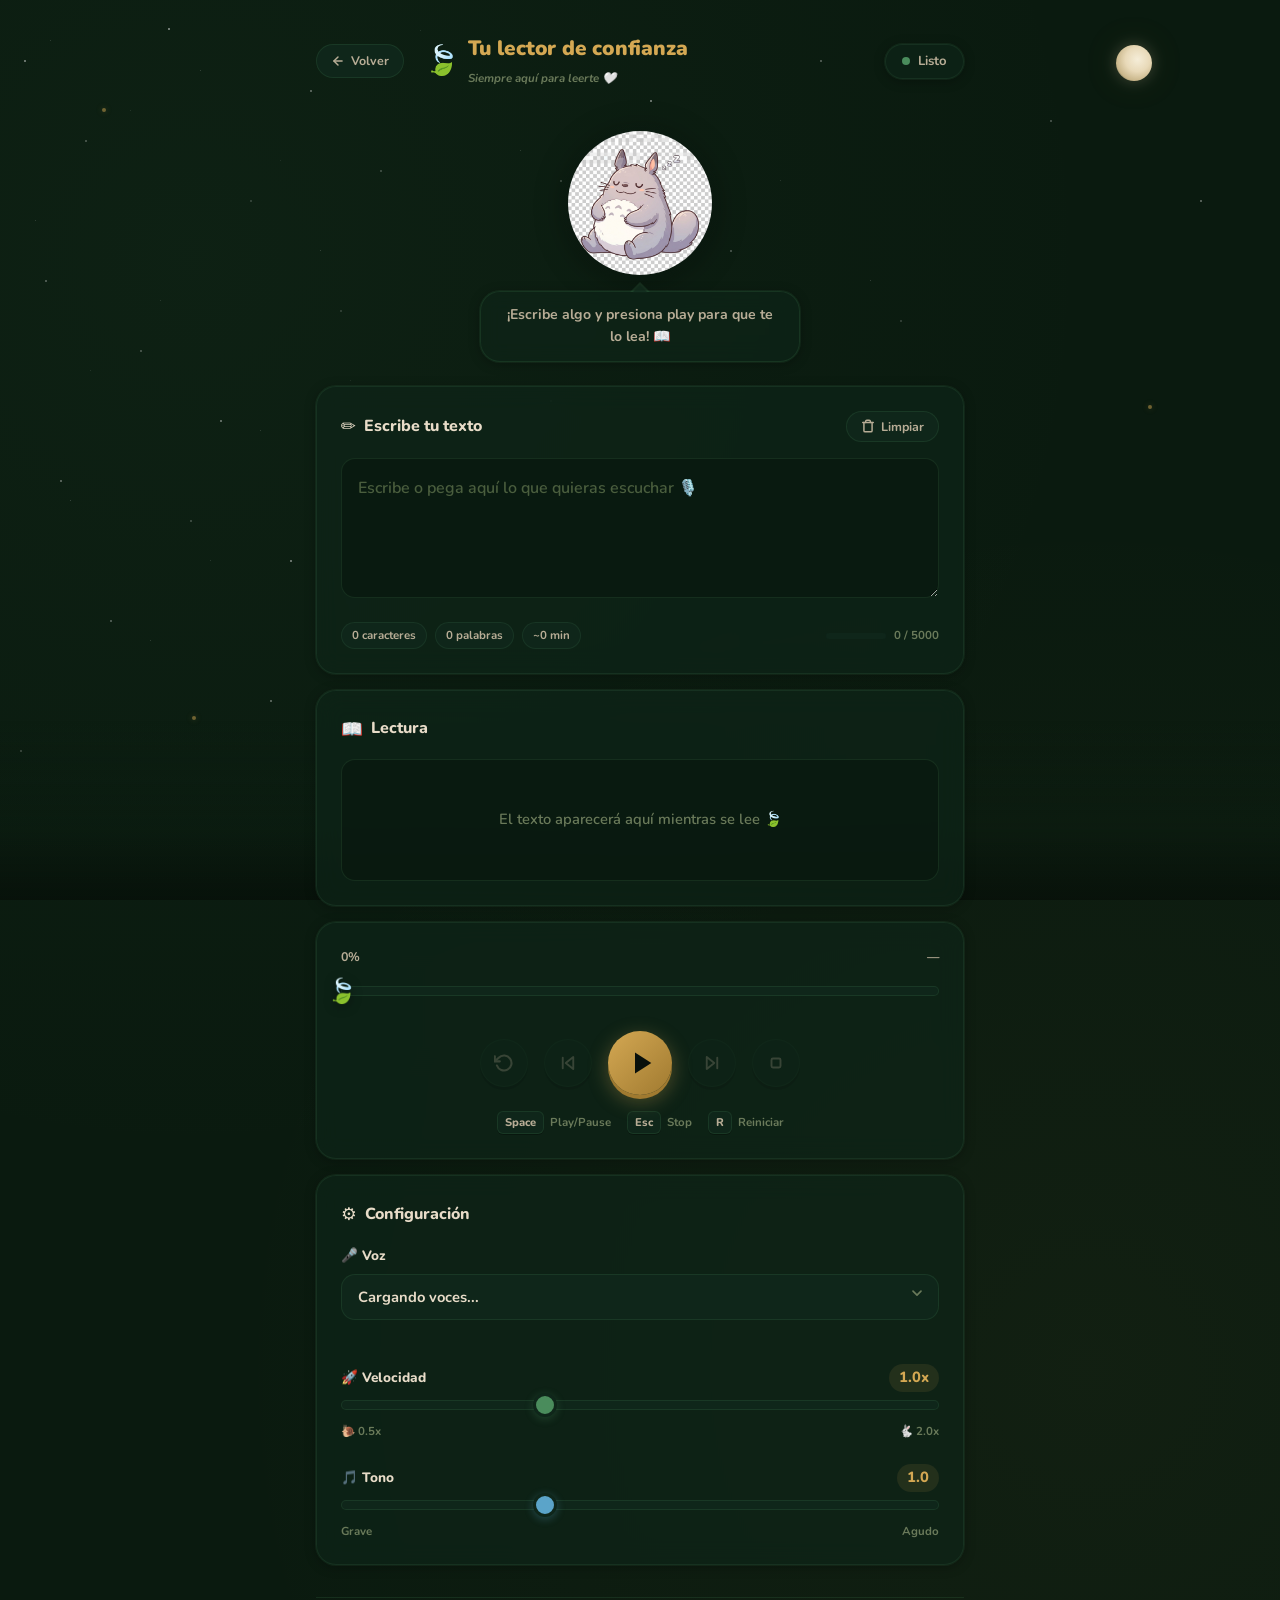
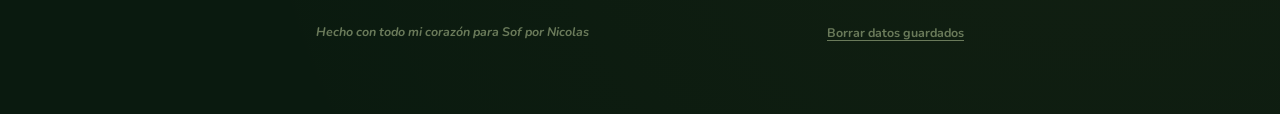
<file: Tu-lector-de-confianza-/index.html>
<!DOCTYPE html>
<html lang="es">
<head>
  <meta charset="UTF-8">
  <meta name="viewport" content="width=device-width, initial-scale=1.0">
  <title>Tu lector de confianza 🌿</title>
  <meta name="description" content="Un espacio íntimo de lectura. Pásame el texto y yo me encargo de leértelo con calma.">
  <meta name="theme-color" content="#0a1a0f">

  <!-- Open Graph -->
  <meta property="og:title" content="Tu lector de confianza">
  <meta property="og:description" content="Siempre hay alguien para leerte un poquito. 🤍">
  <meta property="og:type" content="website">

  <!-- Favicon -->
  <link rel="icon" href="data:image/svg+xml,<svg xmlns='http://www.w3.org/2000/svg' viewBox='0 0 100 100'><text y='.9em' font-size='90'>🍃</text></svg>">

  <!-- Google Fonts -->
  <link rel="preconnect" href="https://fonts.googleapis.com">
  <link rel="preconnect" href="https://fonts.gstatic.com" crossorigin>
  <link href="https://fonts.googleapis.com/css2?family=Nunito:wght@400;500;600;700;800;900&display=swap" rel="stylesheet">

  <link rel="stylesheet" href="styles.css">
</head>
<body>

  <!-- Incompatible browser overlay -->
  <div id="unsupported-overlay" class="unsupported-overlay" role="alert" hidden>
    <div class="unsupported-card">
      <img src="img/totoro-confused.png" alt="Totoro confundido" class="unsupported-img" width="160" height="160">
      <h2>¡Oh no! Navegador no compatible</h2>
      <p>Tu navegador no soporta la síntesis de voz. Usa una versión reciente de Chrome, Edge o Safari para poder leerte.</p>
    </div>
  </div>

  <div class="app-container" id="app">

    <!-- Decorative leaves -->
    <div class="deco-leaf deco-leaf-1" aria-hidden="true">🍃</div>
    <div class="deco-leaf deco-leaf-2" aria-hidden="true">🌿</div>
    <div class="deco-leaf deco-leaf-3" aria-hidden="true">🍃</div>

    <!-- Header -->
    <header class="app-header">
      <div class="header-brand">
        <a href="../index.html" class="btn-pill" style="text-decoration: none; margin-right: 12px; height: fit-content;" aria-label="Volver al inicio">
          <svg width="14" height="14" viewBox="0 0 24 24" fill="none" stroke="currentColor" stroke-width="2.5" stroke-linecap="round" stroke-linejoin="round">
            <line x1="19" y1="12" x2="5" y2="12"></line>
            <polyline points="12 19 5 12 12 5"></polyline>
          </svg>
          Volver
        </a>
        <div class="brand-icon" aria-hidden="true">🍃</div>
        <div class="brand-text">
          <h1 class="brand-name">Tu lector de confianza</h1>
          <span class="brand-tagline">Siempre aquí para leerte 🤍</span>
        </div>
      </div>
      <div class="header-status" id="headerStatus">
        <span class="status-dot" id="statusDot" aria-hidden="true"></span>
        <span class="status-label" id="statusLabel">Listo</span>
      </div>
    </header>

    <!-- Mascot Area -->
    <div class="mascot-area" id="mascotArea">
      <div class="mascot-container">
        <img src="img/totoro-sleeping.png" alt="Totoro esperando" class="mascot-img" id="mascotImg" width="180" height="180">
        <div class="speech-bubble" id="speechBubble">
          <p id="bubbleText">¡Escribe algo y presiona play para que te lo lea! 📖</p>
        </div>
      </div>
    </div>

    <!-- Main Content -->
    <main class="app-main">

      <!-- Text Input Section -->
      <section class="card card-input" aria-label="Entrada de texto">
        <div class="card-header">
          <h2 class="card-title">
            <span class="card-icon" aria-hidden="true">✏️</span>
            Escribe tu texto
          </h2>
          <button type="button" class="btn-pill btn-clear" id="btnClear" title="Limpiar texto" aria-label="Limpiar texto">
            <svg width="14" height="14" viewBox="0 0 24 24" fill="none" stroke="currentColor" stroke-width="2.5" stroke-linecap="round" stroke-linejoin="round">
              <polyline points="3 6 5 6 21 6"/>
              <path d="M19 6v14a2 2 0 0 1-2 2H7a2 2 0 0 1-2-2V6m3 0V4a2 2 0 0 1 2-2h4a2 2 0 0 1 2 2v2"/>
            </svg>
            Limpiar
          </button>
        </div>
        <div class="textarea-wrapper">
          <textarea
            id="textInput"
            class="text-input"
            placeholder="Escribe o pega aquí lo que quieras escuchar 🎙️"
            maxlength="5000"
            aria-label="Texto para convertir en voz"
            spellcheck="true"
          ></textarea>
        </div>
        <div class="card-footer">
          <div class="text-stats" id="textStats">
            <span class="stat-chip" id="statChars">0 caracteres</span>
            <span class="stat-chip" id="statWords">0 palabras</span>
            <span class="stat-chip" id="statTime">~0 min</span>
          </div>
          <div class="char-counter" id="charCounter">
            <div class="counter-bar">
              <div class="counter-fill" id="counterFill"></div>
            </div>
            <span class="counter-text"><span id="charCount">0</span> / 5000</span>
          </div>
        </div>
      </section>

      <!-- Synchronized Text Display -->
      <section class="card card-display" aria-label="Texto sincronizado" id="displaySection">
        <div class="card-header">
          <h2 class="card-title">
            <span class="card-icon" aria-hidden="true">📖</span>
            Lectura
          </h2>
          <span class="badge badge-reading" id="readingBadge" hidden>🔊 Leyendo</span>
        </div>
        <div class="display-panel" id="displayPanel" role="region" aria-live="polite" aria-label="Texto siendo leído">
          <p class="display-placeholder" id="displayPlaceholder">El texto aparecerá aquí mientras se lee 🍃</p>
           <div class="display-text" id="displayText" hidden></div>
        </div>
      </section>

      <!-- Player Controls -->
      <section class="card card-player" aria-label="Controles de reproducción">

        <!-- Progress Bar -->
        <div class="progress-container">
          <div class="progress-labels">
            <span class="progress-percent" id="progressPercent">0%</span>
            <span class="progress-position" id="progressPosition">—</span>
          </div>
          <div
            class="progress-bar"
            id="progressBar"
            role="slider"
            aria-label="Progreso de lectura"
            aria-valuemin="0"
            aria-valuemax="100"
            aria-valuenow="0"
            tabindex="0"
          >
            <div class="progress-track">
              <div class="progress-fill" id="progressFill"></div>
              <div class="progress-handle" id="progressHandle">
                <span class="handle-emoji" aria-hidden="true">🍃</span>
              </div>
            </div>
          </div>
        </div>

        <!-- Transport Controls -->
        <div class="transport-controls">
          <button type="button" class="btn-round btn-secondary btn-restart" id="btnRestart" title="Reiniciar (R)" aria-label="Reiniciar lectura" disabled>
            <svg width="20" height="20" viewBox="0 0 24 24" fill="none" stroke="currentColor" stroke-width="2.5" stroke-linecap="round" stroke-linejoin="round">
              <polyline points="1 4 1 10 7 10"/>
              <path d="M3.51 15a9 9 0 1 0 2.13-9.36L1 10"/>
            </svg>
          </button>

          <button type="button" class="btn-round btn-secondary btn-skip-back" id="btnSkipBack" title="Retroceder 10%" aria-label="Retroceder" disabled>
            <svg width="18" height="18" viewBox="0 0 24 24" fill="none" stroke="currentColor" stroke-width="2.5" stroke-linecap="round" stroke-linejoin="round">
              <polygon points="19 20 9 12 19 4 19 20"/>
              <line x1="5" y1="19" x2="5" y2="5"/>
            </svg>
          </button>

          <button type="button" class="btn-round btn-primary btn-play-pause" id="btnPlayPause" title="Reproducir (Space)" aria-label="Reproducir">
            <svg class="icon-play" id="iconPlay" width="28" height="28" viewBox="0 0 24 24" fill="currentColor">
              <polygon points="6,3 20,12 6,21"/>
            </svg>
            <svg class="icon-pause" id="iconPause" width="28" height="28" viewBox="0 0 24 24" fill="currentColor" hidden>
              <rect x="5" y="3" width="4" height="18" rx="1"/>
              <rect x="15" y="3" width="4" height="18" rx="1"/>
            </svg>
          </button>

          <button type="button" class="btn-round btn-secondary btn-skip-forward" id="btnSkipForward" title="Avanzar 10%" aria-label="Avanzar" disabled>
            <svg width="18" height="18" viewBox="0 0 24 24" fill="none" stroke="currentColor" stroke-width="2.5" stroke-linecap="round" stroke-linejoin="round">
              <polygon points="5 4 15 12 5 20 5 4"/>
              <line x1="19" y1="5" x2="19" y2="19"/>
            </svg>
          </button>

          <button type="button" class="btn-round btn-danger btn-stop" id="btnStop" title="Detener (Esc)" aria-label="Detener lectura" disabled>
            <svg width="18" height="18" viewBox="0 0 24 24" fill="none" stroke="currentColor" stroke-width="2.5" stroke-linecap="round" stroke-linejoin="round">
              <rect x="6" y="6" width="12" height="12" rx="2"/>
            </svg>
          </button>
        </div>

        <!-- Keyboard Shortcuts -->
        <div class="shortcuts-hint" aria-label="Atajos de teclado">
          <span class="shortcut"><kbd>Space</kbd> Play/Pause</span>
          <span class="shortcut"><kbd>Esc</kbd> Stop</span>
          <span class="shortcut"><kbd>R</kbd> Reiniciar</span>
        </div>
      </section>

      <!-- Settings Section -->
      <section class="card card-settings" aria-label="Configuración">
        <div class="card-header">
          <h2 class="card-title">
            <span class="card-icon" aria-hidden="true">⚙️</span>
            Configuración
          </h2>
        </div>

        <div class="settings-grid">

          <!-- Voice Selector -->
          <div class="setting-group">
            <label class="setting-label" for="voiceSelect">🎤 Voz</label>
            <div class="select-wrapper">
              <select id="voiceSelect" class="voice-select" aria-label="Seleccionar voz">
                <option value="">Cargando voces...</option>
              </select>
              <div class="select-chevron" aria-hidden="true">
                <svg width="16" height="16" viewBox="0 0 24 24" fill="none" stroke="currentColor" stroke-width="2.5" stroke-linecap="round" stroke-linejoin="round">
                  <polyline points="6 9 12 15 18 9"/>
                </svg>
              </div>
            </div>
            <p class="setting-hint" id="voiceHint"></p>
          </div>

          <!-- Rate Slider -->
          <div class="setting-group">
            <div class="setting-label-row">
              <label class="setting-label" for="rateSlider">🚀 Velocidad</label>
              <span class="setting-value" id="rateValue">1.0x</span>
            </div>
            <input
              type="range"
              id="rateSlider"
              class="slider slider-green"
              min="0.5"
              max="2.0"
              step="0.1"
              value="1.0"
              aria-label="Velocidad de lectura"
              aria-valuemin="0.5"
              aria-valuemax="2.0"
              aria-valuenow="1.0"
            >
            <div class="slider-labels" aria-hidden="true">
              <span>🐌 0.5x</span>
              <span>🐇 2.0x</span>
            </div>
          </div>

          <!-- Pitch Slider -->
          <div class="setting-group">
            <div class="setting-label-row">
              <label class="setting-label" for="pitchSlider">🎵 Tono</label>
              <span class="setting-value" id="pitchValue">1.0</span>
            </div>
            <input
              type="range"
              id="pitchSlider"
              class="slider slider-blue"
              min="0.5"
              max="2.0"
              step="0.1"
              value="1.0"
              aria-label="Tono de la voz"
              aria-valuemin="0.5"
              aria-valuemax="2.0"
              aria-valuenow="1.0"
            >
            <div class="slider-labels" aria-hidden="true">
              <span>Grave</span>
              <span>Agudo</span>
            </div>
          </div>

        </div>
      </section>

    </main>

    <!-- Footer -->
    <footer class="app-footer">
      <p>Hecho con todo mi corazón para Sof por Nicolas</p>
      <button type="button" class="btn-text" id="btnClearStorage" title="Borrar preferencias guardadas" aria-label="Borrar preferencias guardadas">Borrar datos guardados</button>
    </footer>

    <!-- Toast Notification -->
    <div class="toast" id="toast" role="status" aria-live="polite" hidden>
      <span class="toast-icon" aria-hidden="true">🍃</span>
      <span class="toast-message" id="toastMessage"></span>
    </div>

  </div>

  <script src="script.js"></script>
</body>
</html>
</file>
<file: style.css>
/* CSS Variables for Editorial Aesthetic */
:root {
  --bg-color: #121110;
  --text-main: #e8e4db;
  --text-muted: #a39d91;
  --accent: #d4af37;
  --font-serif: 'Lora', serif;
  --font-sans: 'Inter', sans-serif;
  --border-color: rgba(232, 228, 219, 0.15);
  --door-hover-bg: rgba(232, 228, 219, 0.03);
}

* {
  box-sizing: border-box;
  margin: 0;
  padding: 0;
}

body {
  background-color: #0c0b10;
  background-image: 
    radial-gradient(circle at 85% 90%, rgba(55, 18, 45, 0.4) 0%, transparent 50%),
    radial-gradient(circle at 15% 10%, rgba(25, 30, 50, 0.4) 0%, transparent 50%);
  background-attachment: fixed;
  background-repeat: no-repeat;
  background-size: cover;
  color: var(--text-main);
  font-family: var(--font-serif);
  line-height: 1.6;
  min-height: 100vh;
  display: flex;
  flex-direction: column;
  overflow-x: hidden;
  position: relative;
}

/* Subtle paper texture / noise overlay */
body::before {
  content: "";
  position: fixed;
  top: 0; left: 0; right: 0; bottom: 0;
  background-image: url("data:image/svg+xml,%3Csvg viewBox='0 0 200 200' xmlns='http://www.w3.org/2000/svg'%3E%3Cfilter id='noiseFilter'%3E%3CfeTurbulence type='fractalNoise' baseFrequency='0.85' numOctaves='3' stitchTiles='stitch'/%3E%3C/filter%3E%3Crect width='100%25' height='100%25' filter='url(%23noiseFilter)' opacity='0.03'/%3E%3C/svg%3E");
  pointer-events: none;
  z-index: 9999;
}

/* Petals Animation System */
.petals-container {
  position: fixed;
  top: 0; left: 0; right: 0; bottom: 0;
  pointer-events: none;
  z-index: 1; /* Below entry screen and hub */
  overflow: hidden;
}

.petal {
  position: absolute;
  top: -10vh;
  background: linear-gradient(135deg, rgba(235, 180, 190, 0.4), rgba(212, 175, 55, 0.15));
  border-radius: 100% 0 100% 0;
  box-shadow: inset 0 0 4px rgba(255,255,255,0.1);
  pointer-events: none;
}

@keyframes fallingPetal {
  0% {
    transform: translateY(0) rotate(var(--rot)) translateX(0) scale(var(--scale));
    opacity: 0;
  }
  10% {
    opacity: 1;
  }
  80% {
    opacity: 1;
  }
  100% {
    transform: translateY(115vh) rotate(calc(var(--rot) + 200deg)) translateX(150px) scale(var(--scale));
    opacity: 0;
  }
}

/* Screens */
.screen {
  position: absolute;
  top: 0;
  left: 0;
  width: 100%;
  min-height: 100vh;
  display: flex;
  flex-direction: column;
  align-items: center;
  justify-content: center;
  transition: opacity 1.5s ease-in-out;
}

.screen.hidden {
  opacity: 0;
  pointer-events: none;
}

/* Entry Screen */
#entry-screen {
  z-index: 10;
  position: relative;
}

#entry-screen::before {
  content: "";
  position: absolute;
  top: 50%; left: 50%;
  transform: translate(-50%, -50%);
  width: 60vw;
  height: 60vh;
  background: radial-gradient(circle, rgba(212, 175, 55, 0.04) 0%, transparent 60%);
  pointer-events: none;
  animation: pulseGlow 5s infinite alternate ease-in-out;
}

@keyframes pulseGlow {
  0% { opacity: 0.6; transform: translate(-50%, -50%) scale(0.95); }
  100% { opacity: 1; transform: translate(-50%, -50%) scale(1.05); }
}

.entry-content {
  text-align: center;
  max-width: 600px;
  padding: 2rem;
}

.entry-content p {
  font-size: 1.4rem;
  margin-bottom: 2rem;
  font-style: italic;
  font-weight: 400;
  color: var(--text-main);
}

.entry-content button,
.unlock-section button {
  background: none;
  border: none;
  color: var(--text-muted);
  font-family: var(--font-sans);
  font-size: 0.85rem;
  text-transform: uppercase;
  letter-spacing: 0.2em;
  cursor: pointer;
  padding: 1rem 2rem;
  transition: all 0.6s ease;
  display: flex;
  flex-direction: column;
  align-items: center;
  gap: 12px;
  position: relative;
}

.entry-content button {
  margin-top: 3rem;
}

.entry-content button .btn-line,
.unlock-section button .btn-line {
  width: 0px;
  height: 1px;
  background-color: var(--accent);
  transition: width 0.6s cubic-bezier(0.25, 1, 0.5, 1), background-color 0.6s;
}

.entry-content button:hover,
.unlock-section button:hover {
  color: var(--text-main);
  transform: translateY(-3px);
}

.entry-content button:hover .btn-line,
.unlock-section button:hover .btn-line {
  width: 100%;
  background-color: var(--text-main);
}

/* Hub Screen */
.hub-container {
  width: 100%;
  max-width: 800px;
  margin: 0 auto;
  padding: 4rem 2rem;
  display: flex;
  flex-direction: column;
  align-items: center;
}

.hub-header {
  text-align: center;
  margin-bottom: 5rem;
}

.identity {
  font-family: var(--font-sans);
  font-size: 0.75rem;
  text-transform: uppercase;
  letter-spacing: 0.15em;
  color: var(--text-muted);
  margin-bottom: 1rem;
}

.hub-header h1 {
  font-size: 2.5rem;
  font-weight: 400;
  margin-bottom: 0.5rem;
  color: var(--text-main);
}

.hub-header .subtitle {
  font-style: italic;
  color: var(--text-muted);
  font-size: 1.1rem;
}

.intro-reveal {
  font-family: var(--font-sans);
  color: var(--text-muted);
  font-size: 0.9rem;
  margin-top: 1.5rem;
  letter-spacing: 0.05em;
  opacity: 1;
  transition: opacity 1.5s ease;
}

.intro-reveal.hidden {
  opacity: 0;
}

/* Index Structure */
.index-container {
  width: 100%;
  display: flex;
  flex-direction: column;
  gap: 3rem;
  margin-bottom: 5rem;
  position: relative;
  z-index: 5;
}

/* Dimmer effect */
.index-container::before {
  content: "";
  position: fixed;
  top: 0; left: 0; right: 0; bottom: 0;
  background: rgba(18, 17, 16, 0.55);
  backdrop-filter: blur(8px);
  -webkit-backdrop-filter: blur(8px);
  z-index: -1;
  opacity: 0;
  pointer-events: none;
  transition: opacity 0.8s ease;
}

.index-container.has-hover::before {
  opacity: 1;
}

.index-item {
  display: flex;
  flex-direction: column;
  text-decoration: none;
  color: inherit;
  position: relative;
  z-index: 1;
  transition: opacity 0.6s ease, transform 0.6s ease;
}

.index-item:hover,
.index-item.active {
  z-index: 10;
}

/* Spotlight Effect */
.index-item::before {
  content: "";
  position: absolute;
  top: 50%; left: 50%;
  width: 150vw; height: 150vh;
  transform: translate(-50%, -50%);
  background: radial-gradient(circle at center, rgba(212, 175, 55, 0.15) 0%, rgba(212, 175, 55, 0.05) 30%, transparent 65%);
  z-index: -1;
  opacity: 0;
  pointer-events: none;
  transition: opacity 0.8s ease;
}

.index-item:hover::before,
.index-item.active::before {
  opacity: 1;
}

/* When container is active, dim non-active items */
.index-container.has-hover .index-item:not(:hover):not(.active) {
  opacity: 0.15;
  filter: blur(2px);
}

.item-header {
  display: flex;
  align-items: center;
  gap: 1.5rem;
  padding: 1rem 0;
}

.item-number {
  font-family: var(--font-sans);
  font-size: 1.2rem;
  color: var(--accent);
  opacity: 0.8;
}

.item-separator {
  flex-grow: 1;
  height: 1px;
  background: repeating-linear-gradient(to right, transparent, transparent 4px, var(--border-color) 4px, var(--border-color) 8px);
  opacity: 0.3;
  transition: opacity 0.4s ease, border-color 0.4s ease;
}

.index-item:hover .item-separator,
.index-item.active .item-separator {
  opacity: 0.8;
  background: repeating-linear-gradient(to right, transparent, transparent 4px, var(--accent) 4px, var(--accent) 8px);
}

.item-title {
  font-size: 1.8rem;
  font-weight: 400;
  white-space: nowrap;
}

.item-details {
  max-height: 0;
  opacity: 0;
  overflow: hidden;
  filter: blur(4px);
  transform: translateY(-5px);
  transition: max-height 0.7s cubic-bezier(0.25, 1, 0.5, 1), opacity 0.6s ease, filter 0.6s ease, transform 0.6s ease;
  padding-left: 3.5rem;
}

.item-desc {
  font-style: italic;
  color: var(--text-muted);
  font-size: 1.1rem;
  margin: 1rem 0 1.5rem 0;
  max-width: 90%;
}

.item-action {
  font-family: var(--font-sans);
  font-size: 0.8rem;
  text-transform: uppercase;
  letter-spacing: 0.1em;
  color: var(--accent);
  opacity: 0;
  filter: blur(2px);
  transform: translateY(10px);
  transition: opacity 0.5s ease, transform 0.5s ease, filter 0.5s ease;
  display: inline-block;
  margin-bottom: 1rem;
}

.index-item:hover .item-details,
.index-item.active .item-details {
  max-height: 200px;
  opacity: 1;
  filter: blur(0);
  transform: translateY(0);
}

.index-item:hover .item-action,
.index-item.active .item-action {
  opacity: 1;
  filter: blur(0);
  transform: translateY(0);
  transition-delay: 0.15s;
}

/* Mobile adjustments */
@media (max-width: 768px) {
  .item-header {
    flex-direction: column;
    align-items: flex-start;
    gap: 0.5rem;
  }
  .item-separator {
    display: none;
  }
  .item-details {
    padding-left: 0;
  }
  .item-title {
    white-space: normal;
    line-height: 1.2;
    margin-bottom: 0.5rem;
  }
  .index-item {
    padding: 1rem 0;
    border-bottom: 1px solid rgba(232, 228, 219, 0.1);
  }
  .index-container {
    gap: 1rem;
  }
}

/* Progress Section */
.progress-section {
  text-align: center;
  margin-bottom: 4rem;
}

.stars {
  font-size: 1.5rem;
  letter-spacing: 0.8em;
  color: var(--accent);
  margin-bottom: 2rem;
  opacity: 1;
  transition: opacity 1.5s ease;
}

.stars.hidden {
  opacity: 0;
}

.unlock-section {
  display: flex;
  flex-direction: column;
  align-items: center;
  gap: 1.5rem;
}

.unlock-spacer {
  font-size: 1.2rem;
  color: var(--text-muted);
}

.unlock-section p {
  font-size: 1.2rem;
  font-style: italic;
}

.unlock-section button {
  margin-top: 1rem;
}

/* Seal Easter Egg */
.seal-container {
  position: fixed;
  bottom: -40px; /* Hidden below the screen */
  right: 15%;
  display: flex;
  flex-direction: column;
  align-items: center;
  cursor: pointer;
  z-index: -2; /* Detrás del dimmer y de la UI */
  transition: transform 0.4s cubic-bezier(0.175, 0.885, 0.32, 1.275);
}

.seal-img {
  width: 120px;
  height: 120px;
  border-radius: 50%;
  object-fit: cover;
  opacity: 0.4;
  transition: all 0.4s ease;
  filter: grayscale(80%) contrast(1.2);
}

.seal-container:hover {
  transform: translateY(-50px); /* Se asoma más */
}

.seal-container:hover .seal-img {
  opacity: 0.8;
  filter: grayscale(20%) contrast(1);
}

.seal-speech {
  position: absolute;
  bottom: 130px;
  right: 50%;
  transform: translateX(50%) translateY(10px);
  background: var(--text-main);
  color: var(--bg-color);
  padding: 0.6rem 1rem;
  border-radius: 8px;
  font-size: 0.8rem;
  font-family: var(--font-sans);
  white-space: nowrap;
  opacity: 0;
  transition: all 0.4s cubic-bezier(0.175, 0.885, 0.32, 1.275);
  pointer-events: none;
}

.seal-speech::after {
  content: '';
  position: absolute;
  bottom: -6px;
  left: 50%;
  transform: translateX(-50%);
  border-width: 6px 6px 0;
  border-style: solid;
  border-color: var(--text-main) transparent transparent transparent;
}

.seal-speech.visible {
  opacity: 1;
  transform: translateX(50%) translateY(0);
}

/* Footer */
.hub-footer {
  width: 100%;
  text-align: center;
  padding: 2rem;
  font-family: var(--font-sans);
  font-size: 0.7rem;
  color: var(--text-muted);
  opacity: 0.5;
  margin-top: auto;
}

/* Utility Animations */
.fade-text {
  opacity: 0;
  transform: translateY(10px);
  transition: opacity 1.2s ease, transform 1.2s ease;
}

.fade-text.visible {
  opacity: 1;
  transform: translateY(0);
}

/* Modal for Final Message */
.modal {
  position: fixed;
  top: 0; left: 0; width: 100%; height: 100%;
  z-index: 100;
  display: flex;
  align-items: center;
  justify-content: center;
  opacity: 0;
  pointer-events: none;
  transition: opacity 0.8s ease;
}

.modal.visible {
  opacity: 1;
  pointer-events: all;
}

.modal-overlay {
  position: absolute;
  top: 0; left: 0; width: 100%; height: 100%;
  background: rgba(18, 17, 16, 0.95);
  backdrop-filter: blur(5px);
}

.modal-content {
  position: relative;
  z-index: 101;
  max-width: 600px;
  width: 90%;
  background: #1a1817;
  padding: 4rem 3rem;
  border: 1px solid var(--border-color);
  box-shadow: 0 20px 50px rgba(0,0,0,0.5);
  transform: translateY(20px);
  transition: transform 0.8s cubic-bezier(0.2, 0.8, 0.2, 1);
}

.modal.visible .modal-content {
  transform: translateY(0);
}

.modal-content h3 {
  font-size: 1.8rem;
  font-weight: 400;
  margin-bottom: 1.5rem;
  color: var(--accent);
}

.modal-content p {
  margin-bottom: 1.2rem;
  font-size: 1.1rem;
}

.modal-content .signature {
  margin-top: 3rem;
  font-style: italic;
  text-align: right;
  color: var(--text-muted);
}

.close-modal {
  position: absolute;
  top: 1.5rem;
  right: 1.5rem;
  background: none;
  border: none;
  color: var(--text-muted);
  font-size: 1.5rem;
  cursor: pointer;
  transition: color 0.3s;
}

.close-modal:hover {
  color: var(--text-main);
}
</file>
<file: Dia del lector/style.css>
/* ═══════════════════════════════════════════════
   PARA MI LECTORA FAVORITA
   CSS — Interactive Book / Dark Forest Aesthetic
   ═══════════════════════════════════════════════ */

/* ── Google Fonts ── */
@import url('https://fonts.googleapis.com/css2?family=Cormorant+Garamond:ital,wght@0,300;0,400;0,500;0,600;0,700;1,300;1,400;1,500;1,600&family=Inter:wght@300;400;500&family=Caveat:wght@400;500;600&display=swap');

/* ── Design Tokens ── */
:root {
  /* Colors */
  --bg-deep: #0a0f0a;
  --bg-forest: #111a11;
  --bg-forest-light: #162016;
  --bg-card: rgba(22, 32, 22, 0.85);
  --bg-card-border: rgba(189, 165, 105, 0.15);

  --text-cream: #f0e8d8;
  --text-cream-soft: #d4c9b5;
  --text-cream-muted: #a39882;
  --text-gold: #c9a84c;
  --text-gold-soft: rgba(201, 168, 76, 0.7);

  --accent-gold: #c9a84c;
  --accent-gold-glow: rgba(201, 168, 76, 0.25);
  --accent-sunflower: #e8b831;
  --accent-carnation: #c75b7a;
  --accent-carnation-soft: #d4849a;
  --accent-green: #4a7c59;
  --accent-green-light: #6b9e7a;

  /* Paper colors */
  --paper-bg: #1a1f1a;
  --paper-bg-light: #1e251e;
  --paper-edge: rgba(201, 168, 76, 0.08);
  --paper-shadow: rgba(0, 0, 0, 0.6);

  /* Typography */
  --font-serif: 'Cormorant Garamond', 'Georgia', serif;
  --font-sans: 'Inter', -apple-system, BlinkMacSystemFont, sans-serif;
  --font-handwritten: 'Caveat', cursive;

  /* Book dimensions (Mobile First) */
  --book-width: calc(100vw - 1.5rem);
  --book-height: calc(100dvh - 1.5rem);

  /* Transitions */
  --ease-out: cubic-bezier(0.22, 1, 0.36, 1);
  --ease-spring: cubic-bezier(0.34, 1.56, 0.64, 1);
}

/* ── Reset & Base ── */
*,
*::before,
*::after {
  margin: 0;
  padding: 0;
  box-sizing: border-box;
}

html {
  font-size: 16px;
  -webkit-text-size-adjust: 100%;
}

body {
  font-family: var(--font-serif);
  background: var(--bg-deep);
  color: var(--text-cream);
  line-height: 1.7;
  overflow: hidden; /* Evitar scroll accidental */
  min-height: 100dvh;
  display: flex;
  flex-direction: column;
  align-items: center;
  justify-content: center;
  -webkit-font-smoothing: antialiased;
  -moz-osx-font-smoothing: grayscale;
}

/* ── Accessibility: Reduced Motion ── */
@media (prefers-reduced-motion: reduce) {
  *,
  *::before,
  *::after {
    animation-duration: 0.01ms !important;
    animation-iteration-count: 1 !important;
    transition-duration: 0.01ms !important;
  }
  .particle, .petal, .star-field .star {
    display: none !important;
  }
}


/* ═══════════════════════════════════════════════
   INTRO SCREEN
   ═══════════════════════════════════════════════ */
#intro-screen {
  position: fixed;
  top: 0;
  left: 0;
  width: 100%;
  height: 100dvh;
  display: flex;
  flex-direction: column;
  align-items: center;
  justify-content: center;
  background: var(--bg-deep);
  z-index: 1000;
  padding: 2rem;
  text-align: center;
  transition: opacity 1s var(--ease-out), visibility 1s;
}

#intro-screen.hidden {
  opacity: 0;
  visibility: hidden;
  pointer-events: none;
}

.intro-text {
  opacity: 0;
  transform: translateY(20px);
  transition: opacity 0.8s var(--ease-out), transform 0.8s var(--ease-out);
}

.intro-text.visible {
  opacity: 1;
  transform: translateY(0);
}

.intro-text h1 {
  font-family: var(--font-serif);
  font-size: clamp(1.5rem, 5vw, 2.2rem);
  font-weight: 400;
  color: var(--text-cream);
  letter-spacing: 0.02em;
  margin-bottom: 0;
}

.intro-text p {
  font-family: var(--font-sans);
  font-size: clamp(0.85rem, 2.5vw, 1rem);
  color: var(--text-cream-muted);
  font-weight: 300;
  margin-top: 0.5rem;
}

.intro-btn {
  opacity: 0;
  transform: translateY(20px);
  transition: opacity 0.8s var(--ease-out), transform 0.8s var(--ease-out);
  margin-top: 2.5rem;
}

.intro-btn.visible {
  opacity: 1;
  transform: translateY(0);
}

.intro-btn button {
  font-family: var(--font-serif);
  font-size: 1.1rem;
  font-weight: 500;
  color: var(--text-cream);
  background: transparent;
  border: 1px solid var(--text-gold-soft);
  padding: 0.85rem 2.5rem;
  border-radius: 100px;
  cursor: pointer;
  letter-spacing: 0.08em;
  transition: all 0.4s var(--ease-out);
  position: relative;
  overflow: hidden;
}

.intro-btn button::before {
  content: '';
  position: absolute;
  inset: 0;
  background: linear-gradient(135deg, var(--accent-gold-glow), transparent);
  opacity: 0;
  transition: opacity 0.4s;
}

.intro-btn button:hover,
.intro-btn button:focus-visible {
  border-color: var(--accent-gold);
  color: var(--accent-gold);
  box-shadow: 0 0 30px var(--accent-gold-glow);
}

.intro-btn button:hover::before {
  opacity: 1;
}


/* ── Stars / Particles on Intro ── */
.star-field {
  position: fixed;
  inset: 0;
  pointer-events: none;
  z-index: 999;
}

.star-field .star {
  position: absolute;
  width: 2px;
  height: 2px;
  background: var(--text-cream-soft);
  border-radius: 50%;
  opacity: 0;
  animation: starTwinkle 3s ease-in-out infinite;
}

@keyframes starTwinkle {
  0%, 100% { opacity: 0; }
  50% { opacity: 0.7; }
}

/* ── Floating Petals ── */
.petals-container {
  position: fixed;
  inset: 0;
  pointer-events: none;
  z-index: 998;
  overflow: hidden;
}

.petal {
  position: absolute;
  width: 8px;
  height: 12px;
  background: var(--accent-carnation-soft);
  border-radius: 50% 50% 50% 0;
  opacity: 0;
  animation: petalFall linear infinite;
}

.petal:nth-child(odd) {
  background: var(--accent-sunflower);
  opacity: 0.15;
}

@keyframes petalFall {
  0% {
    transform: translateY(-10vh) rotate(0deg) translateX(0);
    opacity: 0;
  }
  10% { opacity: 0.3; }
  90% { opacity: 0.3; }
  100% {
    transform: translateY(110vh) rotate(360deg) translateX(40px);
    opacity: 0;
  }
}


/* ═══════════════════════════════════════════════
   BOOK CONTAINER
   ═══════════════════════════════════════════════ */
.book-wrapper {
  display: none;
  flex-direction: column;
  align-items: center;
  justify-content: center;
  width: 100%;
  min-height: 100dvh;
  padding: 0.75rem; /* Margen pequeño en móvil */
  position: relative;
  z-index: 1;
}

.book-wrapper.active {
  display: flex;
}

/* Page counter */
.page-counter {
  font-family: var(--font-sans);
  font-size: 0.8rem;
  color: var(--text-cream-muted);
  margin-bottom: 1rem;
  letter-spacing: 0.05em;
  opacity: 0;
  transition: opacity 0.6s var(--ease-out);
}

.page-counter.visible {
  opacity: 1;
}

/* The Book */
.book {
  width: var(--book-width);
  height: var(--book-height);
  position: relative;
  perspective: 1800px;
  -webkit-transform-style: preserve-3d;
  transform-style: preserve-3d;
}

/* Book spine glow */
.book::before {
  content: '';
  position: absolute;
  left: -5px;
  top: 10%;
  bottom: 10%;
  width: 3px;
  background: linear-gradient(
    180deg,
    transparent,
    var(--accent-gold-glow),
    transparent
  );
  z-index: 100;
  pointer-events: none;
  border-radius: 2px;
  opacity: 0.4;
}

/* ── Book Pages ── */
.book-page {
  position: absolute;
  width: 100%;
  height: 100%;
  -webkit-transform-style: preserve-3d;
  transform-style: preserve-3d;
  transition: -webkit-transform 0.8s var(--ease-out), transform 0.8s var(--ease-out);
  -webkit-transform-origin: left center;
  transform-origin: left center;
  cursor: pointer;
  z-index: 1;
}

.book-page.flipped {
  transform: rotateY(-180deg);
  z-index: 0;
}

.book-page .page-front,
.book-page .page-back {
  position: absolute;
  width: 100%;
  height: 100%;
  -webkit-backface-visibility: hidden;
  backface-visibility: hidden;
  -webkit-transform: translateZ(0);
  transform: translateZ(0);
  border-radius: 4px 12px 12px 4px;
  overflow: hidden;
  display: flex;
  flex-direction: column;
  align-items: center;
  justify-content: center;
  padding: clamp(1rem, 4vw, 2.5rem);
}

.book-page .page-front {
  background: var(--paper-bg);
  border: 1px solid var(--paper-edge);
  box-shadow:
    inset -8px 0 20px rgba(0, 0, 0, 0.15),
    4px 4px 20px var(--paper-shadow);
}

.book-page .page-back {
  background: var(--paper-bg-light);
  border: 1px solid var(--paper-edge);
  -webkit-transform: rotateY(180deg) translateZ(0);
  transform: rotateY(180deg) translateZ(0);
  box-shadow:
    inset 8px 0 20px rgba(0, 0, 0, 0.15),
    -4px 4px 20px var(--paper-shadow);
}

/* Paper texture overlay */
.book-page .page-front::before,
.book-page .page-back::before {
  content: '';
  position: absolute;
  inset: 0;
  background:
    radial-gradient(ellipse at 20% 50%, rgba(201, 168, 76, 0.03), transparent 70%),
    radial-gradient(ellipse at 80% 30%, rgba(201, 168, 76, 0.02), transparent 60%);
  pointer-events: none;
}

/* Gold accent line at page top */
.book-page .page-front::after,
.book-page .page-back::after {
  content: '';
  position: absolute;
  top: 0;
  left: 10%;
  right: 10%;
  height: 1px;
  background: linear-gradient(90deg, transparent, var(--accent-gold-glow), transparent);
  pointer-events: none;
}

/* Page content wrapper */
.page-content {
  width: 100%;
  max-width: 100%;
  overflow-y: auto;
  overflow-x: hidden;
  text-align: center;
  scrollbar-width: thin;
  scrollbar-color: var(--accent-gold-glow) transparent;
  flex: 1;
  display: flex;
  flex-direction: column;
  align-items: center;
  justify-content: center;
  gap: 0.6rem;
}

.page-content::-webkit-scrollbar {
  width: 3px;
}

.page-content::-webkit-scrollbar-thumb {
  background: var(--accent-gold-glow);
  border-radius: 4px;
}

/* Page number at bottom */
.page-number {
  position: absolute;
  bottom: 1rem;
  left: 50%;
  transform: translateX(-50%);
  font-family: var(--font-sans);
  font-size: 0.7rem;
  color: var(--text-cream-muted);
  opacity: 0.5;
  letter-spacing: 0.1em;
}


/* ═══════════════════════════════════════════════
   BOOK COVER
   ═══════════════════════════════════════════════ */
.cover-front {
  background: linear-gradient(
    135deg,
    #1a2418 0%,
    #0f1a0f 40%,
    #162016 100%
  ) !important;
  border: 1px solid rgba(201, 168, 76, 0.25) !important;
  box-shadow:
    inset 0 0 60px rgba(0, 0, 0, 0.3),
    4px 4px 30px var(--paper-shadow),
    0 0 40px rgba(201, 168, 76, 0.05) !important;
  text-align: center;
}

.cover-front .cover-ornament-top,
.cover-front .cover-ornament-bottom {
  font-size: 1.2rem;
  color: var(--accent-gold);
  opacity: 0.4;
  letter-spacing: 0.5em;
}

.cover-front .cover-title {
  font-family: var(--font-serif);
  font-size: clamp(1.4rem, 4.5vw, 2rem);
  font-weight: 400;
  color: var(--text-cream);
  line-height: 1.4;
  margin: 1.5rem 0;
  text-shadow: 0 0 40px var(--accent-gold-glow);
}

.cover-front .cover-subtitle {
  font-family: var(--font-sans);
  font-size: clamp(0.75rem, 2vw, 0.9rem);
  color: var(--text-cream-muted);
  font-weight: 300;
  letter-spacing: 0.15em;
  text-transform: uppercase;
}

.cover-front .cover-divider {
  width: 80px;
  height: 1px;
  background: linear-gradient(90deg, transparent, var(--accent-gold), transparent);
  margin: 1rem auto;
  opacity: 0.6;
}

.cover-front .cover-emoji {
  font-size: 2.5rem;
  display: block;
  margin-bottom: 1rem;
  animation: gentleBounce 2s ease-in-out infinite;
}

.cover-back {
  background: linear-gradient(
    135deg,
    #1a2418 0%,
    #0f1a0f 40%,
    #162016 100%
  ) !important;
  border: 1px solid rgba(201, 168, 76, 0.15) !important;
}


/* ═══════════════════════════════════════════════
   NAVIGATION CONTROLS
   ═══════════════════════════════════════════════ */
.book-nav {
  display: flex;
  align-items: center;
  justify-content: center;
  gap: 2rem;
  margin-top: 1.5rem;
  opacity: 0;
  transition: opacity 0.6s var(--ease-out);
}

.book-nav.visible {
  opacity: 1;
}

.nav-btn {
  font-family: var(--font-serif);
  font-size: 0.95rem;
  color: var(--text-cream-muted);
  background: transparent;
  border: 1px solid rgba(201, 168, 76, 0.2);
  padding: 0.6rem 1.5rem;
  border-radius: 100px;
  cursor: pointer;
  letter-spacing: 0.05em;
  transition: all 0.3s var(--ease-out);
  display: flex;
  align-items: center;
  gap: 0.5rem;
}

.nav-btn:hover:not(:disabled) {
  color: var(--accent-gold);
  border-color: var(--accent-gold);
  box-shadow: 0 0 20px var(--accent-gold-glow);
}

.nav-btn:disabled {
  opacity: 0.25;
  cursor: not-allowed;
}

.nav-btn .arrow {
  font-size: 1.1rem;
  transition: transform 0.3s var(--ease-out);
}

.nav-btn:hover:not(:disabled) .arrow-left {
  transform: translateX(-3px);
}

.nav-btn:hover:not(:disabled) .arrow-right {
  transform: translateX(3px);
}

/* Tap hint on cover */
.tap-hint {
  position: absolute;
  bottom: 2rem;
  left: 50%;
  transform: translateX(-50%);
  font-family: var(--font-sans);
  font-size: 0.75rem;
  color: var(--text-cream-muted);
  letter-spacing: 0.1em;
  animation: tapPulse 2s ease-in-out infinite;
}

@keyframes tapPulse {
  0%, 100% { opacity: 0.4; }
  50% { opacity: 0.8; }
}


/* ═══════════════════════════════════════════════
   PAGE CONTENT TYPOGRAPHY
   ═══════════════════════════════════════════════ */
.text-large {
  font-size: clamp(1.25rem, 3.5vw, 1.6rem);
  font-weight: 400;
  line-height: 1.5;
}

.text-medium {
  font-size: clamp(1.1rem, 3vw, 1.25rem);
  font-weight: 400;
  line-height: 1.7;
}

.text-body {
  font-size: clamp(0.95rem, 2.5vw, 1.05rem);
  font-weight: 300;
  line-height: 1.8;
  color: var(--text-cream-soft);
}

.text-small {
  font-family: var(--font-sans);
  font-size: clamp(0.75rem, 2vw, 0.85rem);
  color: var(--text-cream-muted);
  font-weight: 300;
}

.text-gold {
  color: var(--text-gold);
}

.text-italic {
  font-style: italic;
}

.text-handwritten {
  font-family: var(--font-handwritten);
  font-size: clamp(1.1rem, 3vw, 1.4rem);
  color: var(--text-gold);
}

.text-center {
  text-align: center;
}

/* Scene title */
.scene-title {
  font-family: var(--font-serif);
  font-size: clamp(1.4rem, 5vw, 2.2rem);
  font-weight: 400;
  color: var(--text-cream);
  text-align: center;
  letter-spacing: 0.02em;
  margin-bottom: 0.5rem;
}

.scene-title .emoji {
  display: inline-block;
  animation: gentleBounce 2s ease-in-out infinite;
}

@keyframes gentleBounce {
  0%, 100% { transform: translateY(0); }
  50% { transform: translateY(-5px); }
}

/* Glow */
.glow-text {
  text-shadow: 0 0 40px var(--accent-gold-glow), 0 0 80px rgba(201, 168, 76, 0.1);
}

/* Decorative divider */
.divider {
  width: 50px;
  height: 1px;
  background: linear-gradient(90deg, transparent, var(--accent-gold), transparent);
  margin: 0.8rem auto;
  opacity: 0.5;
}

/* Spacing helpers */
.mt-1 { margin-top: 0.3rem; }
.mt-2 { margin-top: 0.6rem; }
.mt-3 { margin-top: 1rem; }
.mt-4 { margin-top: 1.2rem; }
.mt-5 { margin-top: 1.5rem; }
.mb-2 { margin-bottom: 0.6rem; }
.mb-3 { margin-bottom: 1rem; }
.mb-4 { margin-bottom: 1.2rem; }


/* ═══════════════════════════════════════════════
   PAGE-SPECIFIC: FLOATING NOTES
   ═══════════════════════════════════════════════ */
.floating-note-page {
  font-family: var(--font-handwritten);
  font-size: clamp(1.1rem, 3vw, 1.4rem);
  color: var(--text-gold);
  opacity: 0.7;
  transform: rotate(-2deg);
}

.floating-note-page.right {
  transform: rotate(2deg);
}


/* ═══════════════════════════════════════════════
   PAGE-SPECIFIC: PHILOSOPHY
   ═══════════════════════════════════════════════ */
.philosophy-question {
  font-size: clamp(0.85rem, 2.5vw, 1rem);
  color: var(--text-cream-muted);
  padding-left: 0.8rem;
  border-left: 2px solid var(--accent-gold-glow);
  margin-bottom: 0.5rem;
  text-align: left;
}


/* ═══════════════════════════════════════════════
   PAGE-SPECIFIC: FLOWERS
   ═══════════════════════════════════════════════ */
.flowers-grid {
  display: flex;
  gap: 1rem;
  justify-content: center;
  flex-wrap: wrap;
  margin: 0.8rem 0;
}

.flower-card {
  flex: 1;
  min-width: 110px;
  max-width: 160px;
  background: var(--bg-card);
  border: 1px solid var(--bg-card-border);
  border-radius: 10px;
  padding: 1rem 0.8rem;
  text-align: center;
  cursor: pointer;
  transition: all 0.4s var(--ease-out);
  position: relative;
  overflow: hidden;
}

.flower-card:hover,
.flower-card:active {
  transform: translateY(-3px);
  border-color: var(--accent-gold);
  box-shadow: 0 8px 20px rgba(0, 0, 0, 0.3);
}

.flower-card .flower-emoji {
  font-size: 2.2rem;
  display: block;
  margin-bottom: 0.3rem;
  animation: gentleSway 3s ease-in-out infinite;
}

@keyframes gentleSway {
  0%, 100% { transform: rotate(-3deg); }
  50% { transform: rotate(3deg); }
}

.flower-card .flower-name {
  font-family: var(--font-serif);
  font-size: 0.95rem;
  color: var(--text-cream);
  font-weight: 500;
}

.flower-tooltip {
  position: fixed;
  top: 50%;
  left: 50%;
  transform: translate(-50%, -50%) scale(0.9);
  background: var(--bg-card);
  border: 1px solid var(--accent-gold);
  border-radius: 16px;
  padding: 2rem;
  max-width: 320px;
  width: 90%;
  text-align: center;
  z-index: 500;
  opacity: 0;
  visibility: hidden;
  transition: all 0.4s var(--ease-spring);
  backdrop-filter: blur(20px);
  -webkit-backdrop-filter: blur(20px);
}

.flower-tooltip.active {
  opacity: 1;
  visibility: visible;
  transform: translate(-50%, -50%) scale(1);
}

.flower-tooltip-overlay {
  position: fixed;
  inset: 0;
  background: rgba(0, 0, 0, 0.6);
  z-index: 499;
  opacity: 0;
  visibility: hidden;
  transition: all 0.3s;
}

.flower-tooltip-overlay.active {
  opacity: 1;
  visibility: visible;
}


/* ═══════════════════════════════════════════════
   PAGE-SPECIFIC: IMAGES
   ═══════════════════════════════════════════════ */
.page-image {
  width: 100%;
  max-width: 240px;
  margin: 0.5rem auto;
}

.page-image img {
  width: 100%;
  height: auto;
  border-radius: 10px;
  box-shadow: 0 8px 25px rgba(0, 0, 0, 0.4);
}

.page-image.small {
  max-width: 180px;
}

.page-image.tiny {
  max-width: 140px;
}


/* ═══════════════════════════════════════════════
   PAGE-SPECIFIC: MUSIC VISUALIZER
   ═══════════════════════════════════════════════ */
.music-visualizer {
  display: flex;
  align-items: flex-end;
  justify-content: center;
  gap: 3px;
  height: 40px;
  margin: 0.8rem auto;
}

.music-bar {
  width: 3px;
  background: var(--accent-gold);
  border-radius: 3px;
  animation: musicPulse 1.2s ease-in-out infinite;
}

.music-bar:nth-child(1) { height: 15px; animation-delay: 0s; }
.music-bar:nth-child(2) { height: 25px; animation-delay: 0.15s; }
.music-bar:nth-child(3) { height: 35px; animation-delay: 0.3s; }
.music-bar:nth-child(4) { height: 18px; animation-delay: 0.45s; }
.music-bar:nth-child(5) { height: 28px; animation-delay: 0.6s; }
.music-bar:nth-child(6) { height: 22px; animation-delay: 0.75s; }
.music-bar:nth-child(7) { height: 32px; animation-delay: 0.9s; }

@keyframes musicPulse {
  0%, 100% { transform: scaleY(0.4); opacity: 0.4; }
  50% { transform: scaleY(1); opacity: 1; }
}


/* ═══════════════════════════════════════════════
   PAGE-SPECIFIC: CONFESSION CARD
   ═══════════════════════════════════════════════ */
.confession-card {
  background: rgba(22, 32, 22, 0.5);
  border: 1px solid var(--bg-card-border);
  border-radius: 10px;
  padding: clamp(1rem, 3vw, 1.5rem);
  position: relative;
}

.confession-card::after {
  content: '';
  position: absolute;
  bottom: 0;
  left: 0;
  right: 0;
  height: 1px;
  background: linear-gradient(90deg, transparent, var(--accent-gold), transparent);
  opacity: 0.3;
}


/* ═══════════════════════════════════════════════
   PAGE-SPECIFIC: LETTER CARD
   ═══════════════════════════════════════════════ */
.letter-card {
  background: rgba(22, 32, 22, 0.5);
  border: 1px solid var(--bg-card-border);
  border-radius: 10px;
  padding: clamp(1rem, 3vw, 1.5rem);
  position: relative;
  overflow: hidden;
  text-align: left;
}

.letter-card::before {
  content: '';
  position: absolute;
  top: 0;
  left: 0;
  right: 0;
  height: 1px;
  background: linear-gradient(90deg, transparent, var(--accent-gold), transparent);
  opacity: 0.4;
}

.letter-card p {
  margin-bottom: 0.6rem;
}

.letter-card p:last-child {
  margin-bottom: 0;
}


/* ═══════════════════════════════════════════════
   PAGE-SPECIFIC: FINALE
   ═══════════════════════════════════════════════ */
.finale-title {
  font-family: var(--font-serif);
  font-size: clamp(1.2rem, 4vw, 1.8rem);
  font-weight: 400;
  color: var(--text-cream);
  line-height: 1.4;
}

.finale-title .highlight {
  color: var(--text-gold);
  display: inline;
}

.signature {
  font-family: var(--font-handwritten);
  font-size: clamp(1.3rem, 4vw, 1.8rem);
  color: var(--text-gold);
  margin-top: 1rem;
}

.ps-note {
  font-family: var(--font-sans);
  font-size: clamp(0.75rem, 2vw, 0.85rem);
  color: var(--text-cream-muted);
  font-style: italic;
  margin-top: 0.8rem;
}


/* ═══════════════════════════════════════════════
   SEAL PEEKING EASTER EGG
   ═══════════════════════════════════════════════ */
.seal-peeking {
  position: fixed;
  bottom: -10px;
  right: -10px;
  width: 80px;
  height: 80px;
  z-index: 50;
  cursor: pointer;
  opacity: 0;
  transform: translate(30px, 30px);
  transition: all 0.8s var(--ease-spring);
  pointer-events: none;
}

.seal-peeking.visible {
  opacity: 1;
  transform: translate(0, 0);
  pointer-events: all;
}

.seal-peeking img {
  width: 100%;
  height: 100%;
  object-fit: cover;
  border-radius: 50% 50% 0 0;
}

.seal-peeking-tooltip {
  position: fixed;
  bottom: 90px;
  right: 15px;
  background: var(--bg-card);
  border: 1px solid var(--accent-gold);
  border-radius: 12px;
  padding: 0.8rem 1rem;
  max-width: 200px;
  font-family: var(--font-sans);
  font-size: 0.8rem;
  color: var(--text-cream-soft);
  z-index: 51;
  opacity: 0;
  visibility: hidden;
  transform: translateY(10px);
  transition: all 0.4s var(--ease-out);
  backdrop-filter: blur(10px);
  -webkit-backdrop-filter: blur(10px);
}

.seal-peeking-tooltip.visible {
  opacity: 1;
  visibility: visible;
  transform: translateY(0);
}

.seal-peeking-tooltip::after {
  content: '';
  position: absolute;
  bottom: -6px;
  right: 25px;
  width: 10px;
  height: 10px;
  background: var(--bg-card);
  border-right: 1px solid var(--accent-gold);
  border-bottom: 1px solid var(--accent-gold);
  transform: rotate(45deg);
}


/* ═══════════════════════════════════════════════
   SOUND TOGGLE
   ═══════════════════════════════════════════════ */
.sound-toggle {
  position: fixed;
  top: 1.2rem;
  right: 1.2rem;
  width: 40px;
  height: 40px;
  background: var(--bg-card);
  border: 1px solid var(--bg-card-border);
  border-radius: 50%;
  display: flex;
  align-items: center;
  justify-content: center;
  cursor: pointer;
  z-index: 200;
  transition: all 0.3s;
  color: var(--text-cream-muted);
  font-size: 1rem;
  opacity: 0;
  visibility: hidden;
}

.sound-toggle.visible {
  opacity: 1;
  visibility: visible;
}

.sound-toggle:hover {
  border-color: var(--accent-gold);
  color: var(--accent-gold);
}


/* ═══════════════════════════════════════════════
   EASTER EGG TOAST
   ═══════════════════════════════════════════════ */
.easter-egg-toast {
  position: fixed;
  bottom: 2rem;
  left: 50%;
  transform: translateX(-50%) translateY(20px);
  background: var(--bg-card);
  border: 1px solid var(--accent-gold);
  border-radius: 12px;
  padding: 0.8rem 1.5rem;
  font-family: var(--font-handwritten);
  font-size: 1rem;
  color: var(--text-gold);
  z-index: 300;
  opacity: 0;
  visibility: hidden;
  transition: all 0.4s var(--ease-spring);
  backdrop-filter: blur(10px);
  -webkit-backdrop-filter: blur(10px);
  white-space: nowrap;
  max-width: 90vw;
  text-align: center;
}

.easter-egg-toast.visible {
  opacity: 1;
  visibility: visible;
  transform: translateX(-50%) translateY(0);
}


/* ═══════════════════════════════════════════════
   PAGE TURN ANIMATION DETAILS
   ═══════════════════════════════════════════════ */
/* Stacking: unflipped pages stack highest-first, flipped pages stack last-first */
.book-page {
  /* Will be set via JS for proper stacking */
}

/* Page fold shadow during transition */
.book-page.turning .page-front::after {
  background: linear-gradient(
    to left,
    rgba(0, 0, 0, 0.15) 0%,
    transparent 100%
  );
  opacity: 1;
  inset: 0;
  top: 0;
  left: auto;
  right: 0;
  width: 30%;
  height: 100%;
}

/* Entrance animation for page content */
.page-content-animated {
  opacity: 0;
  transform: translateY(10px);
  transition: opacity 0.6s var(--ease-out) 0.3s, transform 0.6s var(--ease-out) 0.3s;
}

.page-content-animated.visible {
  opacity: 1;
  transform: translateY(0);
}


/* ═══════════════════════════════════════════════
   PROGRESS DOTS
   ═══════════════════════════════════════════════ */
.progress-dots {
  display: flex;
  gap: 6px;
  align-items: center;
  justify-content: center;
  margin-top: 0.8rem;
}

.progress-dot {
  width: 6px;
  height: 6px;
  border-radius: 50%;
  background: rgba(201, 168, 76, 0.2);
  transition: all 0.4s var(--ease-out);
}

.progress-dot.active {
  background: var(--accent-gold);
  box-shadow: 0 0 8px var(--accent-gold-glow);
  transform: scale(1.3);
}

.progress-dot.past {
  background: rgba(201, 168, 76, 0.5);
}


/* ═══════════════════════════════════════════════
   SEAL TAP MESSAGE
   ═══════════════════════════════════════════════ */
.seal-tap-msg {
  font-family: var(--font-handwritten);
  font-size: 0.95rem;
  color: var(--text-gold);
  opacity: 0;
  transition: opacity 0.5s;
  margin-top: 0.3rem;
}

.seal-tap-msg.visible {
  opacity: 1;
}


/* ═══════════════════════════════════════════════
   RESPONSIVE
   ═══════════════════════════════════════════════ */
@media (min-width: 768px) {
  :root {
    --book-width: min(85vw, 560px);
    --book-height: min(82vh, 750px);
  }

  .book-wrapper {
    padding: 2rem;
  }

  .seal-peeking {
    width: 100px;
    height: 100px;
  }

  .page-image {
    max-width: 280px;
  }

  .page-image.small {
    max-width: 220px;
  }
}

@media (min-width: 1024px) {
  :root {
    --book-width: min(80vw, 600px);
    --book-height: min(85vh, 800px);
  }
}

/* ═══════════════════════════════════════════════
   NARRATIVE SEAL (SMART PEEKING)
   ═══════════════════════════════════════════════ */
.seal-peeking-book {
  position: absolute;
  /* Anclada detrás del libro */
  top: -60px; /* Aparece por arriba por defecto */
  left: 60%;
  transform: translateX(-50%) translateY(40px);
  width: 70px;
  height: 70px;
  z-index: -1; /* Detrás del libro */
  opacity: 0;
  visibility: hidden;
  transition: transform 1s var(--ease-spring), opacity 0.8s, visibility 0.8s;
  pointer-events: none;
}

.seal-peeking-book.visible {
  opacity: 1;
  visibility: visible;
  transform: translateX(-50%) translateY(0);
}

.seal-peeking-book img {
  width: 100%;
  height: 100%;
  object-fit: cover;
  border-radius: 50% 50% 0 0;
  filter: grayscale(40%) contrast(1.1);
}

.seal-peeking-book-tooltip {
  position: absolute;
  top: -45px;
  left: 50%;
  transform: translateX(-50%) translateY(10px);
  background: var(--bg-card);
  border: 1px solid var(--accent-gold);
  border-radius: 12px;
  padding: 0.6rem 1rem;
  font-family: var(--font-sans);
  font-size: 0.8rem;
  color: var(--text-cream-soft);
  white-space: nowrap;
  opacity: 0;
  visibility: hidden;
  transition: all 0.4s var(--ease-out);
  backdrop-filter: blur(10px);
  -webkit-backdrop-filter: blur(10px);
  z-index: 2;
}

.seal-peeking-book-tooltip.visible {
  opacity: 1;
  visibility: visible;
  transform: translateX(-50%) translateY(0);
}

/* Pequeña flecha del tooltip */
.seal-peeking-book-tooltip::after {
  content: '';
  position: absolute;
  bottom: -5px;
  left: 50%;
  width: 8px;
  height: 8px;
  background: var(--bg-card);
  border-right: 1px solid var(--accent-gold);
  border-bottom: 1px solid var(--accent-gold);
  transform: translateX(-50%) rotate(45deg);
}

/* Very small screens */
@media (max-height: 600px) {
  :root {
    --book-height: 85vh;
  }

  .page-content {
    gap: 0.3rem;
  }

  .text-large {
    font-size: clamp(1rem, 3vw, 1.3rem);
  }

  .text-medium {
    font-size: clamp(0.9rem, 2.5vw, 1.1rem);
  }
}

/* Landscape mobile */
@media (max-height: 500px) and (orientation: landscape) {
  :root {
    --book-width: min(60vw, 450px);
    --book-height: 85vh;
  }
}


/* ═══════════════════════════════════════════════
   FOCUS STYLES
   ═══════════════════════════════════════════════ */
:focus-visible {
  outline: 2px solid var(--accent-gold);
  outline-offset: 3px;
  border-radius: 4px;
}

button:focus:not(:focus-visible) {
  outline: none;
}


/* ═══════════════════════════════════════════════
   KEYBOARD HINT
   ═══════════════════════════════════════════════ */
.keyboard-hint {
  position: fixed;
  bottom: 0.8rem;
  left: 50%;
  transform: translateX(-50%);
  font-family: var(--font-sans);
  font-size: 0.7rem;
  color: var(--text-cream-muted);
  opacity: 0;
  transition: opacity 0.6s;
  letter-spacing: 0.05em;
  pointer-events: none;
}

.keyboard-hint.visible {
  opacity: 0.4;
}

/* ═══════════════════════════════════════════════
   REACTIONS
   ═══════════════════════════════════════════════ */
.reactions-container {
  display: flex;
  flex-direction: column;
  align-items: center;
  margin-top: 2rem;
  width: 100%;
}

.reactions-title {
  margin-bottom: 1rem;
}

.reactions-grid {
  display: flex;
  flex-direction: column;
  gap: 0.8rem;
  width: 100%;
  max-width: 250px;
}

.reaction-btn {
  background: transparent;
  border: 1px solid var(--text-cream-muted);
  color: var(--text-cream);
  padding: 0.6rem 1rem;
  border-radius: 100px;
  font-family: var(--font-sans);
  font-size: 0.9rem;
  cursor: pointer;
  transition: all 0.3s ease;
  width: 100%;
  text-align: left;
}

.reaction-btn:hover {
  background: rgba(250, 246, 238, 0.05);
  border-color: var(--text-gold);
}

.reaction-response {
  font-size: 0.85rem;
  color: var(--text-gold);
  min-height: 2.5em;
}

/* Global Back Button */
.back-btn {
  position: fixed;
  top: 1rem;
  left: 1rem;
  z-index: 1050;
  background: var(--bg-card);
  color: var(--text-cream);
  border: 1px solid var(--bg-card-border);
  padding: 0.5rem 1rem;
  border-radius: 100px;
  text-decoration: none;
  font-family: var(--font-sans);
  font-size: 0.85rem;
  display: flex;
  align-items: center;
  gap: 0.5rem;
  backdrop-filter: blur(10px);
  transition: all 0.3s var(--ease-out);
}

.back-btn:hover {
  background: rgba(22, 32, 22, 0.95);
  border-color: var(--accent-gold);
  color: var(--accent-gold);
}

/* Global Footer */
.app-footer-global {
  position: fixed;
  bottom: 0;
  width: 100%;
  text-align: center;
  padding: 10px;
  font-family: var(--font-sans);
  font-size: 0.75rem;
  color: var(--text-cream-muted);
  z-index: 10;
  background: rgba(10, 15, 10, 0.5);
}


/* -----------------------------------------------
   MOBILE VISUAL AIDS & EDGES
   ----------------------------------------------- */
/* 3D Book Edges */
.book-page .page-front {
  box-shadow: 
    inset -8px 0 20px rgba(0, 0, 0, 0.15),
    4px 4px 10px var(--paper-shadow),
    1px 0 0px rgba(201, 168, 76, 0.5),
    2px 0 0px #fff,
    3px 0 0px #ddd,
    4px 0 0px #ccc !important;
}

.book-page .page-back {
  box-shadow: 
    inset 8px 0 20px rgba(0, 0, 0, 0.15),
    -4px 4px 10px var(--paper-shadow),
    -1px 0 0px rgba(201, 168, 76, 0.5),
    -2px 0 0px #fff,
    -3px 0 0px #ddd,
    -4px 0 0px #ccc !important;
}

/* Open Book Button */
.open-book-btn {
  position: absolute;
  bottom: 2.5rem;
  left: 50%;
  transform: translateX(-50%);
  background: var(--accent-gold);
  color: var(--bg-deep);
  padding: 0.8rem 1.5rem;
  border-radius: 100px;
  font-family: var(--font-sans);
  font-size: 0.95rem;
  font-weight: 500;
  display: flex;
  align-items: center;
  gap: 0.5rem;
  box-shadow: 0 4px 15px var(--accent-gold-glow);
  animation: floatBtn 3s ease-in-out infinite;
  z-index: 50;
  pointer-events: none;
}

@keyframes floatBtn {
  0%, 100% { transform: translate(-50%, 0); }
  50% { transform: translate(-50%, -8px); }
}

.pulse-ring {
  position: absolute;
  inset: -6px;
  border-radius: 100px;
  border: 2px solid var(--accent-gold);
  animation: pulseBtn 2s cubic-bezier(0.215, 0.61, 0.355, 1) infinite;
  opacity: 0;
}

@keyframes pulseBtn {
  0% { transform: scale(1); opacity: 0.8; }
  100% { transform: scale(1.15); opacity: 0; }
}

/* Tap Zones */
.tap-zone {
  position: absolute;
  top: 0;
  bottom: 0;
  width: 40px;
  display: flex;
  align-items: center;
  justify-content: center;
  z-index: 100;
  cursor: pointer;
}

.tap-zone-left { left: 0; }
.tap-zone-right { right: 0; }

.tap-icon {
  background: rgba(22, 32, 22, 0.7);
  color: var(--text-cream);
  border: 1px solid var(--accent-gold-soft);
  width: 32px;
  height: 32px;
  border-radius: 50%;
  display: flex;
  align-items: center;
  justify-content: center;
  font-size: 1.2rem;
  backdrop-filter: blur(4px);
  animation: tapPulse 2.5s infinite;
  box-shadow: 0 0 10px var(--accent-gold-glow);
}

@keyframes tapPulse {
  0%, 100% { opacity: 0.3; transform: scale(0.9); }
  50% { opacity: 0.8; transform: scale(1.1); }
}

@media (min-width: 768px) {
  .tap-zone {
    width: 15vw;
  }
}

@media (max-width: 400px) {
  :root {
    --book-width: calc(100vw - 4rem);
  }
}
</file>
<file: Tu-lector-de-confianza-/styles.css>
/* ============================================================
   Tu lector de confianza
   Dark forest nocturnal theme — Mobile-first
   Same structure, new aesthetic
   ============================================================ */

/* ── Design Tokens ── */
:root {
  /* Night forest palette */
  --bg-deep:        #080f0b;
  --bg-forest:      #0a1a0f;
  --bg-surface:     #0f261a;
  --bg-elevated:    #143022;
  --bg-glass:       rgba(15, 38, 26, 0.65);
  --bg-glass-hover: rgba(20, 48, 34, 0.8);
  --bg-input:       rgba(10, 26, 15, 0.8);

  /* Text */
  --text-primary:   #e8dcc8;
  --text-secondary: #b8ad96;
  --text-tertiary:  #6a7a5a;
  --text-dim:       #4a5e3e;

  /* Accent: warm gold */
  --gold:           #d4a853;
  --gold-dark:      #a07a30;
  --gold-light:     #e0be6a;
  --gold-glow:      rgba(212, 168, 83, 0.35);
  --gold-bg:        rgba(212, 168, 83, 0.1);

  /* Accent: forest green */
  --green-accent:   #4a8c5c;
  --green-dark:     #3a6b47;
  --green-darker:   #2a5035;
  --green-light:    #6aac7c;
  --green-glow:     rgba(74, 140, 92, 0.3);
  --green-bg:       rgba(74, 140, 92, 0.12);
  --green-subtle:   rgba(74, 140, 92, 0.08);

  /* Nature */
  --forest:         #2a5035;
  --sky:            #5ba4c9;
  --sky-light:      rgba(91, 164, 201, 0.15);

  /* Borders */
  --border-light:   rgba(74, 140, 92, 0.18);
  --border-card:    rgba(74, 140, 92, 0.15);
  --border-focus:   rgba(212, 168, 83, 0.5);

  /* Feedback */
  --accent:         var(--green-accent);
  --accent-hover:   var(--green-light);
  --danger:         #e05555;
  --danger-dark:    #b84444;
  --warning:        var(--gold);
  --info:           var(--sky);

  /* Active word highlight */
  --highlight-bg:   rgba(212, 168, 83, 0.18);
  --highlight-text: #f0e6d0;
  --highlight-border: var(--gold);

  /* Spoken word */
  --spoken-text:    #a8b89a;

  /* Typography */
  --font-main: 'Nunito', system-ui, -apple-system, 'Segoe UI', sans-serif;

  /* Spacing */
  --space-xs: 4px;
  --space-sm: 8px;
  --space-md: 16px;
  --space-lg: 24px;
  --space-xl: 32px;
  --space-2xl: 48px;

  /* Radii */
  --radius-sm: 8px;
  --radius-md: 14px;
  --radius-lg: 20px;
  --radius-xl: 28px;
  --radius-full: 50%;

  /* Shadows (dark theme) */
  --shadow-card: 0 2px 12px rgba(0, 0, 0, 0.3), 0 0 0 1px var(--border-card);
  --shadow-card-hover: 0 4px 20px rgba(0, 0, 0, 0.4), 0 0 0 1px rgba(212, 168, 83, 0.15);
  --shadow-btn: 0 4px 0 var(--green-darker);
  --shadow-btn-danger: 0 4px 0 var(--danger-dark);
  --shadow-btn-secondary: 0 3px 0 rgba(0, 0, 0, 0.4);
  --shadow-toast: 0 8px 30px rgba(0, 0, 0, 0.5);

  /* Transitions */
  --transition-fast: 150ms ease;
  --transition-base: 250ms ease;
  --transition-bounce: 300ms cubic-bezier(0.34, 1.56, 0.64, 1);

  /* Layout */
  --max-width: 680px;
}


/* ── Reset ── */
*,
*::before,
*::after {
  margin: 0;
  padding: 0;
  box-sizing: border-box;
}

html {
  font-size: 16px;
  -webkit-font-smoothing: antialiased;
  -moz-osx-font-smoothing: grayscale;
}

body {
  font-family: var(--font-main);
  background: var(--bg-forest);
  color: var(--text-primary);
  line-height: 1.6;
  min-height: 100vh;
  overflow-x: hidden;
  -webkit-text-size-adjust: 100%;
  /* Subtle forest depth */
  background-image:
    radial-gradient(circle at 15% 15%, rgba(74, 140, 92, 0.06) 0%, transparent 50%),
    radial-gradient(circle at 85% 80%, rgba(212, 168, 83, 0.04) 0%, transparent 50%);
}

:focus-visible {
  outline: 2px solid var(--border-focus);
  outline-offset: 2px;
}

:focus:not(:focus-visible) {
  outline: none;
}

::selection {
  background: rgba(212, 168, 83, 0.3);
  color: var(--text-primary);
}


/* ══════════════════════════════════════════
   AMBIENT — Stars & Moon (CSS-only)
   ══════════════════════════════════════════ */

/* Stars layer 1 (brighter) */
body::before {
  content: '';
  position: fixed;
  top: 0;
  left: 0;
  width: 2px;
  height: 2px;
  border-radius: 50%;
  pointer-events: none;
  z-index: 0;
  background: transparent;
  box-shadow:
     24px  60px 0 0 rgba(255,255,255,0.50),
     85px 140px 0 0 rgba(255,255,255,0.30),
    168px  28px 0 0 rgba(255,255,255,0.55),
    250px 200px 0 0 rgba(255,255,255,0.20),
    310px  90px 0 0 rgba(255,255,255,0.40),
    380px 170px 0 0 rgba(255,255,255,0.25),
     45px 280px 0 0 rgba(255,255,255,0.35),
    140px 350px 0 0 rgba(255,255,255,0.30),
    220px 420px 0 0 rgba(255,255,255,0.45),
    340px 310px 0 0 rgba(255,255,255,0.18),
     60px 480px 0 0 rgba(255,255,255,0.40),
    190px 520px 0 0 rgba(255,255,255,0.25),
    290px 560px 0 0 rgba(255,255,255,0.50),
    370px 450px 0 0 rgba(255,255,255,0.20),
    110px 620px 0 0 rgba(255,255,255,0.35),
     20px 750px 0 0 rgba(255,255,255,0.25),
    270px 700px 0 0 rgba(255,255,255,0.40),
    /* Desktop-width stars */
    480px  50px 0 0 rgba(255,255,255,0.40),
    560px 180px 0 0 rgba(255,255,255,0.25),
    650px 100px 0 0 rgba(255,255,255,0.50),
    730px 250px 0 0 rgba(255,255,255,0.30),
    820px  60px 0 0 rgba(255,255,255,0.35),
    900px 320px 0 0 rgba(255,255,255,0.20),
    550px 400px 0 0 rgba(255,255,255,0.45),
    700px 500px 0 0 rgba(255,255,255,0.25),
    1050px 120px 0 0 rgba(255,255,255,0.30),
    1200px 200px 0 0 rgba(255,255,255,0.40);
  animation: twinkle1 6s ease-in-out infinite alternate;
}

/* Stars layer 2 (dimmer, smaller feel) + Moon */
body::after {
  content: '';
  position: fixed;
  top: 0;
  left: 0;
  width: 1px;
  height: 1px;
  border-radius: 50%;
  pointer-events: none;
  z-index: 0;
  background: transparent;
  box-shadow:
     50px  40px 0 0 rgba(255,255,255,0.18),
    130px 110px 0 0 rgba(255,255,255,0.12),
    200px  70px 0 0 rgba(255,255,255,0.20),
    280px 160px 0 0 rgba(255,255,255,0.10),
     35px 220px 0 0 rgba(255,255,255,0.18),
    160px 300px 0 0 rgba(255,255,255,0.15),
    320px 250px 0 0 rgba(255,255,255,0.20),
     90px 370px 0 0 rgba(255,255,255,0.12),
    260px 430px 0 0 rgba(255,255,255,0.18),
    350px 380px 0 0 rgba(255,255,255,0.10),
     70px 500px 0 0 rgba(255,255,255,0.22),
    210px 560px 0 0 rgba(255,255,255,0.15),
    150px 640px 0 0 rgba(255,255,255,0.18),
    420px  30px 0 0 rgba(255,255,255,0.12),
    520px 150px 0 0 rgba(255,255,255,0.18),
    780px 180px 0 0 rgba(255,255,255,0.15),
    870px 280px 0 0 rgba(255,255,255,0.20);
  animation: twinkle2 8s ease-in-out infinite alternate;
  animation-delay: 2s;
}

@keyframes twinkle1 {
  0%   { opacity: 0.6; }
  50%  { opacity: 1; }
  100% { opacity: 0.7; }
}

@keyframes twinkle2 {
  0%   { opacity: 0.4; }
  50%  { opacity: 0.8; }
  100% { opacity: 0.5; }
}

/* Moon — uses the app-container pseudo-element */
.app-container::before {
  content: '';
  position: fixed;
  top: 5%;
  right: 10%;
  width: 36px;
  height: 36px;
  border-radius: var(--radius-full);
  background: radial-gradient(circle at 60% 40%, #f5edd8 0%, #e8d9b8 40%, #c9b68a 70%, transparent 100%);
  box-shadow:
    0 0 15px rgba(245, 237, 216, 0.2),
    0 0 40px rgba(212, 168, 83, 0.1),
    0 0 80px rgba(212, 168, 83, 0.05);
  pointer-events: none;
  z-index: 0;
  animation: moonGlow 8s ease-in-out infinite alternate;
}

@keyframes moonGlow {
  0%   { opacity: 0.75; box-shadow: 0 0 15px rgba(245,237,216,0.2), 0 0 40px rgba(212,168,83,0.08); }
  100% { opacity: 0.95; box-shadow: 0 0 20px rgba(245,237,216,0.3), 0 0 60px rgba(212,168,83,0.12); }
}

/* Forest floor gradient at bottom */
.app-container::after {
  content: '';
  position: fixed;
  bottom: 0;
  left: 0;
  right: 0;
  height: 20%;
  background: linear-gradient(to top, rgba(6, 14, 8, 0.7) 0%, rgba(10, 26, 15, 0.3) 40%, transparent 100%);
  pointer-events: none;
  z-index: 0;
}


/* ── Unsupported Overlay ── */
.unsupported-overlay {
  position: fixed;
  inset: 0;
  z-index: 9999;
  display: flex;
  align-items: center;
  justify-content: center;
  background: var(--bg-forest);
  padding: var(--space-lg);
}

.unsupported-overlay[hidden] {
  display: none;
}

.unsupported-card {
  text-align: center;
  max-width: 400px;
  background: var(--bg-surface);
  padding: var(--space-2xl);
  border-radius: var(--radius-lg);
  box-shadow: var(--shadow-card);
  border: 1px solid var(--border-card);
}

.unsupported-img {
  margin-bottom: var(--space-lg);
  object-fit: contain;
}

.unsupported-card h2 {
  font-size: 1.4rem;
  font-weight: 800;
  margin-bottom: var(--space-sm);
  color: var(--gold);
}

.unsupported-card p {
  color: var(--text-secondary);
  font-size: 0.95rem;
  font-weight: 600;
  line-height: 1.7;
}


/* ── App Container ── */
.app-container {
  max-width: var(--max-width);
  margin: 0 auto;
  padding: var(--space-md) var(--space-md) var(--space-2xl);
  min-height: 100vh;
  display: flex;
  flex-direction: column;
  position: relative;
}


/* ── Decorative Leaves → Fireflies ── */
.deco-leaf {
  position: fixed;
  font-size: 0;
  color: transparent;
  width: 4px;
  height: 4px;
  background: var(--gold);
  border-radius: var(--radius-full);
  opacity: 0.5;
  pointer-events: none;
  z-index: 1;
  box-shadow: 0 0 6px rgba(212,168,83,0.5), 0 0 12px rgba(212,168,83,0.2);
}

.deco-leaf-1 {
  top: 12%;
  left: 8%;
  animation: fireflyFloat1 14s ease-in-out infinite, fireflyGlow 3s ease-in-out infinite;
}

.deco-leaf-2 {
  top: 45%;
  right: 10%;
  animation: fireflyFloat2 11s ease-in-out infinite, fireflyGlow 4s ease-in-out infinite 1s;
}

.deco-leaf-3 {
  bottom: 20%;
  left: 15%;
  animation: fireflyFloat3 16s ease-in-out infinite, fireflyGlow 3.5s ease-in-out infinite 0.5s;
}

@keyframes fireflyFloat1 {
  0%, 100% { transform: translate(0, 0); }
  25% { transform: translate(25px, -18px); }
  50% { transform: translate(-8px, -30px); }
  75% { transform: translate(18px, -8px); }
}

@keyframes fireflyFloat2 {
  0%, 100% { transform: translate(0, 0); }
  25% { transform: translate(-20px, 12px); }
  50% { transform: translate(12px, 25px); }
  75% { transform: translate(-15px, 5px); }
}

@keyframes fireflyFloat3 {
  0%, 100% { transform: translate(0, 0); }
  25% { transform: translate(15px, 20px); }
  50% { transform: translate(-25px, 8px); }
  75% { transform: translate(8px, -12px); }
}

@keyframes fireflyGlow {
  0%, 100% { box-shadow: 0 0 4px rgba(212,168,83,0.4), 0 0 8px rgba(212,168,83,0.15); opacity: 0.4; }
  50%      { box-shadow: 0 0 10px rgba(212,168,83,0.7), 0 0 20px rgba(212,168,83,0.3); opacity: 0.8; }
}


/* ── Header ── */
.app-header {
  display: flex;
  align-items: center;
  justify-content: space-between;
  padding: var(--space-md) 0 var(--space-lg);
  position: relative;
  z-index: 1;
}

.header-brand {
  display: flex;
  align-items: center;
  gap: var(--space-sm);
}

.brand-icon {
  font-size: 1.8rem;
  line-height: 1;
}

.brand-name {
  font-size: 1.3rem;
  font-weight: 900;
  color: var(--gold);
  letter-spacing: -0.01em;
}

.brand-tagline {
  font-size: 0.72rem;
  color: var(--text-tertiary);
  font-weight: 700;
  font-style: italic;
}

.header-status {
  display: flex;
  align-items: center;
  gap: var(--space-sm);
  font-size: 0.82rem;
  font-weight: 700;
  color: var(--text-secondary);
  background: var(--bg-glass);
  backdrop-filter: blur(8px);
  -webkit-backdrop-filter: blur(8px);
  padding: 6px 16px;
  border-radius: var(--radius-xl);
  box-shadow: var(--shadow-card);
  border: 1px solid var(--border-card);
}

.status-dot {
  width: 8px;
  height: 8px;
  border-radius: var(--radius-full);
  background: var(--text-tertiary);
  transition: all var(--transition-base);
}

.status-dot.ready { background: var(--green-accent); }
.status-dot.playing {
  background: var(--gold);
  box-shadow: 0 0 10px var(--gold-glow);
  animation: pulseDot 1.2s ease-in-out infinite;
}
.status-dot.paused {
  background: var(--gold);
  box-shadow: 0 0 8px rgba(212, 168, 83, 0.4);
  opacity: 0.6;
}
.status-dot.error { background: var(--danger); }

@keyframes pulseDot {
  0%, 100% { transform: scale(1); opacity: 1; }
  50% { transform: scale(1.4); opacity: 0.6; }
}


/* ── Mascot Area ── */
.mascot-area {
  display: flex;
  justify-content: center;
  padding: var(--space-sm) 0 var(--space-lg);
  position: relative;
  z-index: 1;
}

.mascot-container {
  display: flex;
  flex-direction: column;
  align-items: center;
  gap: var(--space-sm);
  position: relative;
}

.mascot-img {
  width: 160px;
  height: 160px;
  object-fit: contain;
  transition: transform var(--transition-bounce);
  filter: drop-shadow(0 4px 16px rgba(0, 0, 0, 0.4));
  animation: mascotBounce 3s ease-in-out infinite;
  /* Subtle dark-green glow behind mascot */
  background: radial-gradient(circle, rgba(20, 48, 34, 0.7) 0%, rgba(15, 38, 26, 0.3) 50%, transparent 72%);
  border-radius: var(--radius-full);
  padding: 8px;
}

.mascot-img:hover {
  transform: scale(1.08);
}

.mascot-img.speaking {
  animation: mascotSpeak 0.6s ease-in-out infinite;
}

.mascot-img.celebrating {
  animation: mascotCelebrate 0.8s ease-in-out 3;
}

@keyframes mascotBounce {
  0%, 100% { transform: translateY(0); }
  50% { transform: translateY(-6px); }
}

@keyframes mascotSpeak {
  0%, 100% { transform: translateY(0) scale(1); }
  25% { transform: translateY(-3px) scale(1.02); }
  75% { transform: translateY(0) scale(0.98); }
}

@keyframes mascotCelebrate {
  0% { transform: translateY(0) rotate(0deg); }
  25% { transform: translateY(-15px) rotate(5deg); }
  50% { transform: translateY(-5px) rotate(-3deg); }
  75% { transform: translateY(-20px) rotate(3deg); }
  100% { transform: translateY(0) rotate(0deg); }
}

/* Speech Bubble */
.speech-bubble {
  background: var(--bg-glass);
  backdrop-filter: blur(10px);
  -webkit-backdrop-filter: blur(10px);
  border: 1.5px solid var(--border-light);
  border-radius: var(--radius-lg);
  padding: 12px 20px;
  max-width: 320px;
  text-align: center;
  position: relative;
  box-shadow: var(--shadow-card);
  font-size: 0.88rem;
  font-weight: 700;
  color: var(--text-secondary);
  transition: all var(--transition-base);
}

.speech-bubble::before {
  content: '';
  position: absolute;
  top: -10px;
  left: 50%;
  transform: translateX(-50%);
  border-left: 10px solid transparent;
  border-right: 10px solid transparent;
  border-bottom: 10px solid var(--border-light);
}

.speech-bubble::after {
  content: '';
  position: absolute;
  top: -7px;
  left: 50%;
  transform: translateX(-50%);
  border-left: 8px solid transparent;
  border-right: 8px solid transparent;
  border-bottom: 8px solid rgba(15, 38, 26, 0.65);
}

.speech-bubble.active {
  border-color: var(--gold);
  background: rgba(212, 168, 83, 0.08);
  color: var(--gold);
}

.speech-bubble.active::before {
  border-bottom-color: var(--gold);
}

.speech-bubble.active::after {
  border-bottom-color: rgba(212, 168, 83, 0.08);
}


/* ── Main ── */
.app-main {
  flex: 1;
  display: flex;
  flex-direction: column;
  gap: var(--space-md);
  position: relative;
  z-index: 1;
}


/* ── Cards ── */
.card {
  background: var(--bg-glass);
  backdrop-filter: blur(12px);
  -webkit-backdrop-filter: blur(12px);
  border: 1.5px solid var(--border-card);
  border-radius: var(--radius-lg);
  padding: var(--space-lg);
  box-shadow: var(--shadow-card);
  transition: box-shadow var(--transition-base), border-color var(--transition-base);
}

.card:hover {
  box-shadow: var(--shadow-card-hover);
}

.card-header {
  display: flex;
  align-items: center;
  justify-content: space-between;
  margin-bottom: var(--space-md);
}

.card-title {
  font-size: 1rem;
  font-weight: 800;
  color: var(--text-primary);
  display: flex;
  align-items: center;
  gap: var(--space-sm);
}

.card-icon {
  font-size: 1.1rem;
}

.card-footer {
  display: flex;
  justify-content: space-between;
  align-items: center;
  margin-top: var(--space-md);
}


/* ── Badges ── */
.badge {
  font-size: 0.72rem;
  font-weight: 800;
  padding: 4px 12px;
  border-radius: var(--radius-xl);
  text-transform: uppercase;
  letter-spacing: 0.03em;
}

.badge-reading {
  background: var(--gold-bg);
  color: var(--gold);
}


/* ── Buttons ── */

/* Pill button (small, rounded) */
.btn-pill {
  display: inline-flex;
  align-items: center;
  gap: 6px;
  padding: 6px 14px;
  background: var(--bg-surface);
  border: 1.5px solid var(--border-light);
  border-radius: var(--radius-xl);
  color: var(--text-secondary);
  font-family: var(--font-main);
  font-size: 0.78rem;
  font-weight: 700;
  cursor: pointer;
  transition: all var(--transition-fast);
}

.btn-pill:hover {
  background: rgba(224, 85, 85, 0.1);
  border-color: var(--danger);
  color: var(--danger);
}

.btn-pill:active {
  transform: scale(0.95);
}

/* Round buttons (transport) */
.btn-round {
  display: flex;
  align-items: center;
  justify-content: center;
  border: none;
  border-radius: var(--radius-full);
  cursor: pointer;
  font-family: var(--font-main);
  font-weight: 700;
  transition: all var(--transition-fast);
  position: relative;
}

.btn-round:active:not(:disabled) {
  transform: translateY(2px);
}

.btn-round:disabled {
  opacity: 0.25;
  cursor: not-allowed;
  transform: none !important;
}

/* Primary play button */
.btn-primary {
  width: 64px;
  height: 64px;
  background: linear-gradient(135deg, var(--gold), var(--gold-dark));
  color: var(--bg-deep);
  box-shadow: 0 4px 0 var(--gold-dark), 0 6px 20px var(--gold-glow);
}

.btn-primary:hover:not(:disabled) {
  background: linear-gradient(135deg, var(--gold-light), var(--gold));
}

.btn-primary:active:not(:disabled) {
  box-shadow: 0 1px 0 var(--gold-dark), 0 2px 8px var(--gold-glow);
  transform: translateY(3px);
}

.btn-primary .icon-play {
  margin-left: 3px; /* optical centering */
}

/* Secondary buttons */
.btn-secondary {
  width: 48px;
  height: 48px;
  background: var(--bg-surface);
  color: var(--text-secondary);
  border: 1.5px solid var(--border-light);
  box-shadow: var(--shadow-btn-secondary);
}

.btn-secondary:hover:not(:disabled) {
  background: var(--bg-elevated);
  color: var(--gold);
  border-color: var(--gold);
}

.btn-secondary:active:not(:disabled) {
  box-shadow: 0 1px 0 rgba(0,0,0,0.4);
  transform: translateY(2px);
}

/* Danger button (stop) */
.btn-danger {
  width: 48px;
  height: 48px;
  background: var(--bg-surface);
  color: var(--text-secondary);
  border: 1.5px solid var(--border-light);
  box-shadow: var(--shadow-btn-secondary);
}

.btn-danger:hover:not(:disabled) {
  background: rgba(224, 85, 85, 0.1);
  color: var(--danger);
  border-color: var(--danger);
}

.btn-danger:active:not(:disabled) {
  box-shadow: 0 1px 0 var(--danger-dark);
  transform: translateY(2px);
}

/* Text button */
.btn-text {
  background: none;
  border: none;
  color: var(--text-tertiary);
  font-family: var(--font-main);
  font-size: 0.78rem;
  font-weight: 700;
  cursor: pointer;
  text-decoration: underline;
  text-underline-offset: 3px;
  transition: color var(--transition-fast);
}

.btn-text:hover {
  color: var(--gold);
}

.icon-play[hidden],
.icon-pause[hidden] {
  display: none;
}


/* ── Text Input ── */
.textarea-wrapper {
  position: relative;
}

.text-input {
  width: 100%;
  min-height: 140px;
  max-height: 300px;
  padding: var(--space-md);
  background: var(--bg-input);
  border: 1.5px solid var(--border-light);
  border-radius: var(--radius-md);
  color: var(--text-primary);
  font-family: var(--font-main);
  font-size: 1rem;
  font-weight: 600;
  line-height: 1.7;
  resize: vertical;
  transition: border-color var(--transition-base), box-shadow var(--transition-base), background var(--transition-base);
}

.text-input::placeholder {
  color: var(--text-dim);
  font-weight: 600;
}

.text-input:focus {
  border-color: var(--gold);
  background: rgba(15, 38, 26, 0.9);
  box-shadow: 0 0 0 3px var(--gold-glow);
}

.text-input::-webkit-scrollbar {
  width: 5px;
}

.text-input::-webkit-scrollbar-track {
  background: transparent;
}

.text-input::-webkit-scrollbar-thumb {
  background: var(--border-light);
  border-radius: 3px;
}


/* ── Text Stats ── */
.text-stats {
  display: flex;
  align-items: center;
  gap: var(--space-sm);
  flex-wrap: wrap;
}

.stat-chip {
  font-size: 0.72rem;
  font-weight: 700;
  padding: 3px 10px;
  background: var(--bg-surface);
  border-radius: var(--radius-xl);
  color: var(--text-secondary);
  border: 1px solid var(--border-card);
}


/* ── Character Counter ── */
.char-counter {
  display: flex;
  align-items: center;
  gap: var(--space-sm);
}

.counter-bar {
  width: 60px;
  height: 6px;
  background: var(--bg-surface);
  border-radius: 3px;
  overflow: hidden;
}

.counter-fill {
  height: 100%;
  width: 0%;
  background: var(--green-accent);
  border-radius: 3px;
  transition: width var(--transition-base), background var(--transition-base);
}

.counter-fill.warning {
  background: var(--gold);
}

.counter-fill.limit {
  background: var(--danger);
}

.counter-text {
  font-size: 0.72rem;
  font-weight: 700;
  color: var(--text-tertiary);
  font-variant-numeric: tabular-nums;
}

.counter-text.warning {
  color: var(--gold);
}

.counter-text.limit {
  color: var(--danger);
}


/* ── Display Panel ── */
.display-panel {
  min-height: 100px;
  max-height: 260px;
  overflow-y: auto;
  padding: var(--space-md);
  background: var(--bg-input);
  border: 1.5px solid var(--border-light);
  border-radius: var(--radius-md);
  scroll-behavior: smooth;
}

.display-panel::-webkit-scrollbar {
  width: 4px;
}

.display-panel::-webkit-scrollbar-track {
  background: transparent;
}

.display-panel::-webkit-scrollbar-thumb {
  background: var(--border-light);
  border-radius: 2px;
}

.display-placeholder {
  color: var(--text-tertiary);
  font-size: 0.92rem;
  font-weight: 600;
  text-align: center;
  padding: var(--space-xl) var(--space-md);
}

.display-text {
  font-size: 1.05rem;
  font-weight: 600;
  line-height: 2.1;
  color: var(--text-dim);
  word-wrap: break-word;
  overflow-wrap: break-word;
}

.display-text .word {
  display: inline;
  padding: 2px 2px;
  border-radius: 4px;
  transition: all var(--transition-fast);
  cursor: pointer;
}

.display-text .word:hover {
  background: rgba(212, 168, 83, 0.08);
}

.display-text .word.active {
  color: var(--highlight-text);
  background: var(--highlight-bg);
  border-bottom: 2px solid var(--highlight-border);
  font-weight: 800;
  box-shadow: 0 0 12px rgba(212, 168, 83, 0.1);
}

.display-text .word.spoken {
  color: var(--spoken-text);
}


/* ── Progress Bar ── */
.progress-container {
  margin-bottom: var(--space-lg);
}

.progress-labels {
  display: flex;
  justify-content: space-between;
  margin-bottom: var(--space-sm);
  font-size: 0.78rem;
  font-weight: 700;
  color: var(--text-secondary);
  font-variant-numeric: tabular-nums;
}

.progress-bar {
  position: relative;
  height: 32px;
  display: flex;
  align-items: center;
  cursor: pointer;
  touch-action: none;
}

.progress-track {
  position: relative;
  width: 100%;
  height: 10px;
  background: var(--bg-surface);
  border-radius: 5px;
  overflow: visible;
  border: 1.5px solid var(--border-light);
}

.progress-fill {
  position: absolute;
  top: 0;
  left: 0;
  height: 100%;
  width: 0%;
  background: linear-gradient(90deg, var(--green-accent), var(--gold));
  border-radius: 4px;
  transition: width 80ms linear;
}

.progress-handle {
  position: absolute;
  top: 50%;
  left: 0%;
  transform: translate(-50%, -50%);
  transition: left 80ms linear;
  z-index: 2;
}

.handle-emoji {
  font-size: 1.5rem;
  filter: drop-shadow(0 2px 6px rgba(0, 0, 0, 0.4));
  display: block;
  transition: transform var(--transition-bounce);
}

.progress-bar:hover .handle-emoji {
  transform: scale(1.3);
}

.progress-bar:active .handle-emoji {
  transform: scale(1.5);
}


/* ── Transport Controls ── */
.transport-controls {
  display: flex;
  align-items: center;
  justify-content: center;
  gap: var(--space-md);
  margin-bottom: var(--space-md);
}


/* ── Shortcuts Hint ── */
.shortcuts-hint {
  display: flex;
  align-items: center;
  justify-content: center;
  gap: var(--space-md);
  flex-wrap: wrap;
}

.shortcut {
  font-size: 0.72rem;
  font-weight: 700;
  color: var(--text-tertiary);
}

.shortcut kbd {
  display: inline-block;
  padding: 2px 7px;
  background: var(--bg-surface);
  border: 1.5px solid var(--border-light);
  border-radius: 6px;
  font-family: var(--font-main);
  font-size: 0.7rem;
  font-weight: 800;
  color: var(--text-secondary);
  box-shadow: 0 1px 0 rgba(0, 0, 0, 0.3);
  margin-right: 3px;
}


/* ── Settings ── */
.settings-grid {
  display: flex;
  flex-direction: column;
  gap: var(--space-lg);
}

.setting-group {
  display: flex;
  flex-direction: column;
  gap: var(--space-sm);
}

.setting-label-row {
  display: flex;
  justify-content: space-between;
  align-items: center;
}

.setting-label {
  font-size: 0.85rem;
  font-weight: 800;
  color: var(--text-primary);
}

.setting-value {
  font-size: 0.92rem;
  font-weight: 800;
  color: var(--gold);
  font-variant-numeric: tabular-nums;
  background: var(--gold-bg);
  padding: 2px 10px;
  border-radius: var(--radius-xl);
}

.setting-hint {
  font-size: 0.75rem;
  font-weight: 600;
  color: var(--text-tertiary);
  min-height: 1em;
}


/* ── Voice Selector ── */
.select-wrapper {
  position: relative;
}

.voice-select {
  width: 100%;
  padding: 12px 42px 12px 16px;
  background: var(--bg-surface);
  border: 1.5px solid var(--border-light);
  border-radius: var(--radius-md);
  color: var(--text-primary);
  font-family: var(--font-main);
  font-size: 0.92rem;
  font-weight: 700;
  cursor: pointer;
  appearance: none;
  -webkit-appearance: none;
  transition: border-color var(--transition-base), box-shadow var(--transition-base);
}

.voice-select:focus {
  border-color: var(--gold);
  box-shadow: 0 0 0 3px var(--gold-glow);
}

.voice-select option {
  background: var(--bg-surface);
  color: var(--text-primary);
  padding: 8px;
}

.select-chevron {
  position: absolute;
  right: 14px;
  top: 50%;
  transform: translateY(-50%);
  color: var(--text-tertiary);
  pointer-events: none;
}


/* ── Sliders ── */
.slider {
  -webkit-appearance: none;
  appearance: none;
  width: 100%;
  height: 10px;
  border-radius: 5px;
  outline: none;
  border: 1.5px solid var(--border-light);
  background: var(--bg-surface);
  transition: all var(--transition-fast);
}

.slider:hover {
  border-color: var(--gold);
}

.slider-green::-webkit-slider-thumb {
  -webkit-appearance: none;
  appearance: none;
  width: 24px;
  height: 24px;
  border-radius: var(--radius-full);
  background: var(--green-accent);
  cursor: pointer;
  border: 3px solid var(--bg-surface);
  box-shadow: 0 2px 8px var(--green-glow);
  transition: all var(--transition-fast);
}

.slider-green::-webkit-slider-thumb:hover {
  transform: scale(1.2);
  box-shadow: 0 3px 12px var(--green-glow);
}

.slider-green::-moz-range-thumb {
  width: 24px;
  height: 24px;
  border-radius: var(--radius-full);
  background: var(--green-accent);
  cursor: pointer;
  border: 3px solid var(--bg-surface);
  box-shadow: 0 2px 8px var(--green-glow);
}

.slider-blue::-webkit-slider-thumb {
  -webkit-appearance: none;
  appearance: none;
  width: 24px;
  height: 24px;
  border-radius: var(--radius-full);
  background: var(--sky);
  cursor: pointer;
  border: 3px solid var(--bg-surface);
  box-shadow: 0 2px 8px rgba(91, 164, 201, 0.3);
  transition: all var(--transition-fast);
}

.slider-blue::-webkit-slider-thumb:hover {
  transform: scale(1.2);
  box-shadow: 0 3px 12px rgba(91, 164, 201, 0.4);
}

.slider-blue::-moz-range-thumb {
  width: 24px;
  height: 24px;
  border-radius: var(--radius-full);
  background: var(--sky);
  cursor: pointer;
  border: 3px solid var(--bg-surface);
  box-shadow: 0 2px 8px rgba(91, 164, 201, 0.3);
}

.slider::-moz-range-track {
  background: var(--bg-surface);
  height: 6px;
  border-radius: 3px;
  border: none;
}

.slider-labels {
  display: flex;
  justify-content: space-between;
  margin-top: 4px;
  font-size: 0.72rem;
  font-weight: 700;
  color: var(--text-tertiary);
}


/* ── Footer ── */
.app-footer {
  display: flex;
  justify-content: space-between;
  align-items: center;
  padding: var(--space-lg) 0;
  margin-top: var(--space-xl);
  border-top: 1px solid var(--border-light);
  font-size: 0.78rem;
  font-weight: 700;
  color: var(--text-tertiary);
  font-style: italic;
  position: relative;
  z-index: 1;
}


/* ── Toast ── */
.toast {
  position: fixed;
  bottom: 32px;
  left: 50%;
  transform: translateX(-50%) translateY(20px);
  background: var(--bg-elevated);
  color: var(--text-primary);
  padding: 14px 24px;
  border-radius: var(--radius-lg);
  border: 1.5px solid var(--gold);
  box-shadow: var(--shadow-toast), 0 0 20px var(--gold-glow);
  font-size: 0.88rem;
  font-weight: 700;
  z-index: 1000;
  opacity: 0;
  pointer-events: none;
  transition: opacity var(--transition-base), transform var(--transition-base);
  display: flex;
  align-items: center;
  gap: var(--space-sm);
}

.toast.visible {
  opacity: 1;
  transform: translateX(-50%) translateY(0);
  pointer-events: auto;
}

.toast[hidden] {
  display: flex;
}

.toast-icon {
  font-size: 1.2rem;
}


/* ── Responsive: Tablet (≤768px) ── */
@media (max-width: 768px) {
  .app-container {
    padding: var(--space-sm) 12px var(--space-xl);
  }

  .card {
    padding: var(--space-md);
    border-radius: var(--radius-md);
  }

  .mascot-img {
    width: 120px;
    height: 120px;
  }

  .speech-bubble {
    max-width: 300px;
    font-size: 0.85rem;
  }

  .transport-controls {
    gap: 10px;
  }

  .btn-primary {
    width: 58px;
    height: 58px;
  }

  .btn-secondary,
  .btn-danger {
    width: 46px;
    height: 46px;
  }

  .shortcuts-hint {
    display: none;
  }

  .deco-leaf {
    display: none;
  }

  .app-container::before {
    width: 28px;
    height: 28px;
  }
}


/* ══════════════════════════════════════════════
   Responsive: MOBILE (≤480px)
   ══════════════════════════════════════════════ */
@media (max-width: 480px) {

  body {
    background: var(--bg-forest);
  }

  .app-container {
    padding: 0 0 env(safe-area-inset-bottom, 16px);
    gap: 0;
  }

  .app-main {
    gap: 10px;
    padding: 0 12px;
  }

  /* Header */
  .app-header {
    flex-direction: row;
    align-items: center;
    justify-content: space-between;
    padding: 14px 16px;
    gap: 0;
    position: sticky;
    top: 0;
    z-index: 50;
    background: rgba(10, 26, 15, 0.92);
    backdrop-filter: blur(12px);
    -webkit-backdrop-filter: blur(12px);
    border-bottom: 1px solid var(--border-card);
    margin-bottom: 0;
  }

  .brand-icon {
    font-size: 1.4rem;
  }

  .brand-name {
    font-size: 1rem;
  }

  .brand-tagline {
    font-size: 0.62rem;
  }

  .header-status {
    padding: 5px 12px;
    font-size: 0.75rem;
  }

  .status-dot {
    width: 7px;
    height: 7px;
  }

  /* Mascot */
  .mascot-area {
    padding: 16px 16px 8px;
  }

  .mascot-container {
    flex-direction: row;
    align-items: center;
    gap: 12px;
  }

  .mascot-img {
    width: 80px;
    height: 80px;
    flex-shrink: 0;
  }

  @keyframes mascotBounce {
    0%, 100% { transform: translateY(0); }
    50% { transform: translateY(-3px); }
  }

  .speech-bubble {
    max-width: none;
    flex: 1;
    font-size: 0.82rem;
    padding: 10px 14px;
    text-align: left;
    border-radius: var(--radius-md);
  }

  .speech-bubble::before {
    top: 50%;
    left: -10px;
    right: auto;
    transform: translateY(-50%);
    border-top: 8px solid transparent;
    border-bottom: 8px solid transparent;
    border-right: 10px solid var(--border-light);
    border-left: none;
  }

  .speech-bubble::after {
    top: 50%;
    left: -7px;
    right: auto;
    transform: translateY(-50%);
    border-top: 6px solid transparent;
    border-bottom: 6px solid transparent;
    border-right: 8px solid rgba(15, 38, 26, 0.65);
    border-left: none;
  }

  .speech-bubble.active::before {
    border-right-color: var(--gold);
    border-bottom-color: transparent;
  }

  .speech-bubble.active::after {
    border-right-color: rgba(212, 168, 83, 0.08);
    border-bottom-color: transparent;
  }

  /* Cards */
  .card {
    border-radius: var(--radius-md);
    padding: 16px 14px;
    border-width: 1px;
  }

  .card-header {
    margin-bottom: 12px;
  }

  .card-title {
    font-size: 0.92rem;
  }

  .card-footer {
    flex-direction: column;
    align-items: stretch;
    gap: 10px;
    margin-top: 12px;
  }

  /* Text input */
  .text-input {
    min-height: 100px;
    max-height: 200px;
    font-size: 16px;
    padding: 12px;
    line-height: 1.6;
    border-radius: 10px;
  }

  .text-input::placeholder {
    font-size: 14px;
  }

  /* Stats */
  .text-stats {
    display: flex;
    flex-wrap: wrap;
    gap: 6px;
    width: 100%;
  }

  .stat-chip {
    font-size: 0.7rem;
    padding: 3px 8px;
  }

  .char-counter {
    width: 100%;
    justify-content: flex-end;
  }

  .counter-bar {
    width: 80px;
  }

  /* Display panel */
  .display-panel {
    min-height: 70px;
    max-height: 160px;
    padding: 12px;
    border-radius: 10px;
  }

  .display-placeholder {
    font-size: 0.85rem;
    padding: 20px 10px;
  }

  .display-text {
    font-size: 0.95rem;
    line-height: 1.9;
  }

  /* Progress */
  .progress-container {
    margin-bottom: 16px;
  }

  .progress-labels {
    font-size: 0.8rem;
    margin-bottom: 6px;
  }

  .progress-bar {
    height: 40px;
  }

  .progress-track {
    height: 14px;
    border-radius: 7px;
  }

  .progress-fill {
    border-radius: 5px;
  }

  .progress-handle .handle-emoji {
    font-size: 2rem;
  }

  /* Transport */
  .transport-controls {
    gap: 10px;
    padding: 4px 0;
  }

  .btn-primary {
    width: 60px;
    height: 60px;
    box-shadow: 0 5px 0 var(--gold-dark), 0 6px 20px var(--gold-glow);
  }

  .btn-primary svg {
    width: 26px;
    height: 26px;
  }

  .btn-secondary,
  .btn-danger {
    width: 48px;
    height: 48px;
  }

  .btn-secondary svg,
  .btn-danger svg {
    width: 20px;
    height: 20px;
  }

  /* Settings */
  .settings-grid {
    gap: 20px;
  }

  .setting-label {
    font-size: 0.88rem;
  }

  .setting-value {
    font-size: 0.88rem;
    padding: 3px 12px;
  }

  .voice-select {
    font-size: 16px;
    padding: 14px 42px 14px 14px;
    border-radius: 10px;
  }

  /* Sliders */
  .slider {
    height: 14px;
    border-radius: 7px;
  }

  .slider-green::-webkit-slider-thumb {
    width: 28px;
    height: 28px;
  }

  .slider-blue::-webkit-slider-thumb {
    width: 28px;
    height: 28px;
  }

  .slider-green::-moz-range-thumb {
    width: 28px;
    height: 28px;
  }

  .slider-blue::-moz-range-thumb {
    width: 28px;
    height: 28px;
  }

  .slider-labels {
    font-size: 0.75rem;
    margin-top: 6px;
  }

  .setting-hint {
    font-size: 0.78rem;
  }

  /* Footer */
  .app-footer {
    flex-direction: column;
    gap: var(--space-sm);
    text-align: center;
    padding: 16px;
    margin-top: 12px;
    font-size: 0.75rem;
  }

  .btn-text {
    font-size: 0.82rem;
    padding: 8px;
  }

  /* Toast */
  .toast {
    bottom: 20px;
    left: 12px;
    right: 12px;
    transform: translateX(0) translateY(20px);
    max-width: none;
    width: auto;
    border-radius: var(--radius-md);
    font-size: 0.85rem;
    padding: 14px 18px;
    padding-bottom: calc(14px + env(safe-area-inset-bottom, 0px));
  }

  .toast.visible {
    transform: translateX(0) translateY(0);
  }

  /* Badges */
  .badge {
    font-size: 0.68rem;
    padding: 3px 10px;
  }

  .btn-pill {
    font-size: 0.75rem;
    padding: 6px 12px;
  }

  /* Moon smaller on mobile */
  .app-container::before {
    width: 24px;
    height: 24px;
    top: 8%;
    right: 8%;
  }
}


/* ── Extra small phones (≤360px) ── */
@media (max-width: 360px) {
  .mascot-img {
    width: 64px;
    height: 64px;
  }

  .speech-bubble {
    font-size: 0.78rem;
    padding: 8px 12px;
  }

  .brand-name {
    font-size: 0.92rem;
  }

  .btn-primary {
    width: 54px;
    height: 54px;
  }

  .btn-secondary,
  .btn-danger {
    width: 44px;
    height: 44px;
  }

  .transport-controls {
    gap: 6px;
  }

  .text-input {
    min-height: 80px;
  }

  .card {
    padding: 12px 10px;
  }
}


/* ── Print ── */
@media print {
  .card-player,
  .card-settings,
  .app-footer,
  .shortcuts-hint,
  .mascot-area,
  .deco-leaf,
  .toast {
    display: none !important;
  }

  body {
    background: white;
    color: #333;
  }

  body::before,
  body::after,
  .app-container::before,
  .app-container::after {
    display: none !important;
  }

  .card {
    background: white;
    border-color: #ddd;
    box-shadow: none;
    backdrop-filter: none;
  }
}
</file>
